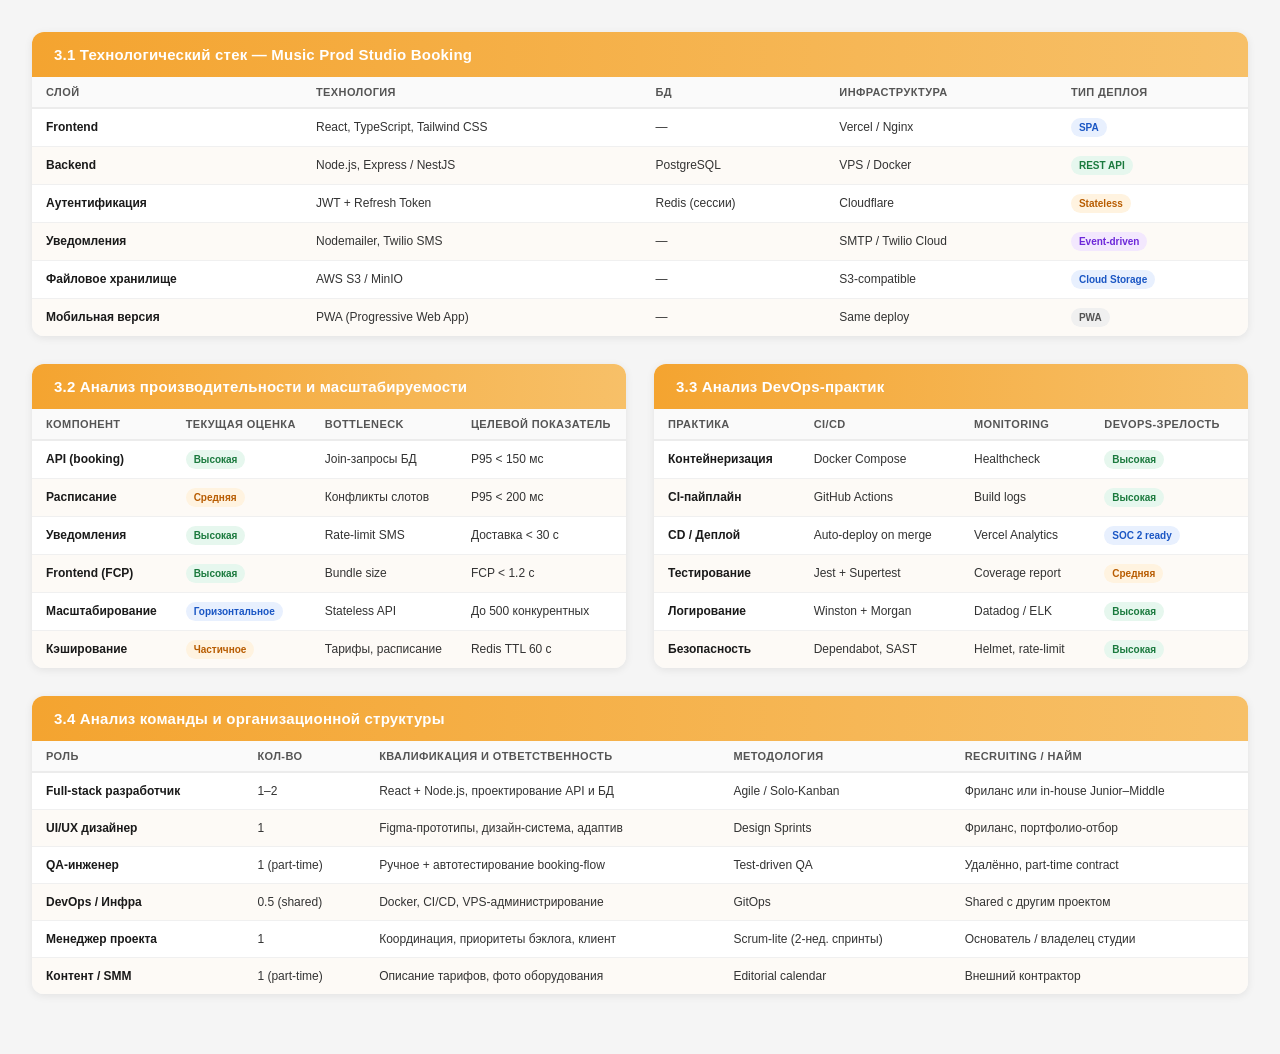
<file: diagrams/dev_resources_analysis.html>
<!DOCTYPE html>
<html lang="ru">
<head>
  <meta charset="UTF-8" />
  <meta name="viewport" content="width=device-width, initial-scale=1.0" />
  <title>Анализ ресурсов разработки — Music Prod</title>
  <style>
    * { box-sizing: border-box; margin: 0; padding: 0; }

    body {
      font-family: 'Segoe UI', Arial, sans-serif;
      background: #f5f5f5;
      padding: 32px;
      color: #1a1a1a;
    }

    /* ── Заголовок раздела ── */
    .section {
      background: #fff;
      border-radius: 12px;
      margin-bottom: 28px;
      overflow: hidden;
      box-shadow: 0 2px 8px rgba(0,0,0,.08);
    }

    .section-header {
      background: linear-gradient(90deg, #f4a430 0%, #f7c068 100%);
      padding: 14px 22px;
      font-size: 15px;
      font-weight: 700;
      color: #fff;
      letter-spacing: 0.2px;
    }

    /* ── Таблица ── */
    table {
      width: 100%;
      border-collapse: collapse;
      font-size: 12px;
    }

    thead tr {
      background: #fafafa;
      border-bottom: 2px solid #ececec;
    }

    thead th {
      padding: 9px 14px;
      text-align: left;
      font-weight: 600;
      color: #555;
      font-size: 11px;
      text-transform: uppercase;
      letter-spacing: 0.4px;
      white-space: nowrap;
    }

    tbody tr {
      border-bottom: 1px solid #f0f0f0;
    }

    tbody tr:last-child { border-bottom: none; }

    tbody tr:nth-child(even) { background: #fdfaf6; }

    tbody td {
      padding: 9px 14px;
      vertical-align: top;
      line-height: 1.5;
      color: #333;
    }

    tbody td:first-child {
      font-weight: 600;
      color: #1a1a1a;
      white-space: nowrap;
    }

    /* ── Бейджи ── */
    .badge {
      display: inline-block;
      padding: 2px 8px;
      border-radius: 10px;
      font-size: 10px;
      font-weight: 600;
      white-space: nowrap;
    }
    .b-green   { background: #e6f7ee; color: #1b7a3e; }
    .b-blue    { background: #e8f0fe; color: #1a56c4; }
    .b-orange  { background: #fff3e0; color: #b85c00; }
    .b-red     { background: #fdecea; color: #c0392b; }
    .b-gray    { background: #f0f0f0; color: #555; }
    .b-purple  { background: #f3e8fe; color: #6d28d9; }

    /* ── Двухколоночная раскладка ── */
    .two-col {
      display: grid;
      grid-template-columns: 1fr 1fr;
      gap: 28px;
      margin-bottom: 28px;
    }
    .two-col .section { margin-bottom: 0; }
  </style>
</head>
<body>

  <!-- ══════════════════════════════════════════
       3.1 Технологический стек
  ═══════════════════════════════════════════ -->
  <div class="section">
    <div class="section-header">3.1 Технологический стек — Music Prod Studio Booking</div>
    <table>
      <thead>
        <tr>
          <th>Слой</th>
          <th>Технология</th>
          <th>БД</th>
          <th>Инфраструктура</th>
          <th>Тип деплоя</th>
        </tr>
      </thead>
      <tbody>
        <tr>
          <td>Frontend</td>
          <td>React, TypeScript, Tailwind CSS</td>
          <td>—</td>
          <td>Vercel / Nginx</td>
          <td><span class="badge b-blue">SPA</span></td>
        </tr>
        <tr>
          <td>Backend</td>
          <td>Node.js, Express / NestJS</td>
          <td>PostgreSQL</td>
          <td>VPS / Docker</td>
          <td><span class="badge b-green">REST API</span></td>
        </tr>
        <tr>
          <td>Аутентификация</td>
          <td>JWT + Refresh Token</td>
          <td>Redis (сессии)</td>
          <td>Cloudflare</td>
          <td><span class="badge b-orange">Stateless</span></td>
        </tr>
        <tr>
          <td>Уведомления</td>
          <td>Nodemailer, Twilio SMS</td>
          <td>—</td>
          <td>SMTP / Twilio Cloud</td>
          <td><span class="badge b-purple">Event-driven</span></td>
        </tr>
        <tr>
          <td>Файловое хранилище</td>
          <td>AWS S3 / MinIO</td>
          <td>—</td>
          <td>S3-compatible</td>
          <td><span class="badge b-blue">Cloud Storage</span></td>
        </tr>
        <tr>
          <td>Мобильная версия</td>
          <td>PWA (Progressive Web App)</td>
          <td>—</td>
          <td>Same deploy</td>
          <td><span class="badge b-gray">PWA</span></td>
        </tr>
      </tbody>
    </table>
  </div>

  <!-- ══════════════════════════════════════════
       3.2 + 3.3 в две колонки
  ═══════════════════════════════════════════ -->
  <div class="two-col">

    <!-- 3.2 Производительность -->
    <div class="section">
      <div class="section-header">3.2 Анализ производительности и масштабируемости</div>
      <table>
        <thead>
          <tr>
            <th>Компонент</th>
            <th>Текущая оценка</th>
            <th>Bottleneck</th>
            <th>Целевой показатель</th>
          </tr>
        </thead>
        <tbody>
          <tr>
            <td>API (booking)</td>
            <td><span class="badge b-green">Высокая</span></td>
            <td>Join-запросы БД</td>
            <td>P95 &lt; 150 мс</td>
          </tr>
          <tr>
            <td>Расписание</td>
            <td><span class="badge b-orange">Средняя</span></td>
            <td>Конфликты слотов</td>
            <td>P95 &lt; 200 мс</td>
          </tr>
          <tr>
            <td>Уведомления</td>
            <td><span class="badge b-green">Высокая</span></td>
            <td>Rate-limit SMS</td>
            <td>Доставка &lt; 30 с</td>
          </tr>
          <tr>
            <td>Frontend (FCP)</td>
            <td><span class="badge b-green">Высокая</span></td>
            <td>Bundle size</td>
            <td>FCP &lt; 1.2 с</td>
          </tr>
          <tr>
            <td>Масштабирование</td>
            <td><span class="badge b-blue">Горизонтальное</span></td>
            <td>Stateless API</td>
            <td>До 500 конкурентных</td>
          </tr>
          <tr>
            <td>Кэширование</td>
            <td><span class="badge b-orange">Частичное</span></td>
            <td>Тарифы, расписание</td>
            <td>Redis TTL 60 с</td>
          </tr>
        </tbody>
      </table>
    </div>

    <!-- 3.3 DevOps -->
    <div class="section">
      <div class="section-header">3.3 Анализ DevOps-практик</div>
      <table>
        <thead>
          <tr>
            <th>Практика</th>
            <th>CI/CD</th>
            <th>Monitoring</th>
            <th>DevOps-зрелость</th>
          </tr>
        </thead>
        <tbody>
          <tr>
            <td>Контейнеризация</td>
            <td>Docker Compose</td>
            <td>Healthcheck</td>
            <td><span class="badge b-green">Высокая</span></td>
          </tr>
          <tr>
            <td>CI-пайплайн</td>
            <td>GitHub Actions</td>
            <td>Build logs</td>
            <td><span class="badge b-green">Высокая</span></td>
          </tr>
          <tr>
            <td>CD / Деплой</td>
            <td>Auto-deploy on merge</td>
            <td>Vercel Analytics</td>
            <td><span class="badge b-blue">SOC 2 ready</span></td>
          </tr>
          <tr>
            <td>Тестирование</td>
            <td>Jest + Supertest</td>
            <td>Coverage report</td>
            <td><span class="badge b-orange">Средняя</span></td>
          </tr>
          <tr>
            <td>Логирование</td>
            <td>Winston + Morgan</td>
            <td>Datadog / ELK</td>
            <td><span class="badge b-green">Высокая</span></td>
          </tr>
          <tr>
            <td>Безопасность</td>
            <td>Dependabot, SAST</td>
            <td>Helmet, rate-limit</td>
            <td><span class="badge b-green">Высокая</span></td>
          </tr>
        </tbody>
      </table>
    </div>
  </div>

  <!-- ══════════════════════════════════════════
       3.4 Команда и организационная структура
  ═══════════════════════════════════════════ -->
  <div class="section">
    <div class="section-header">3.4 Анализ команды и организационной структуры</div>
    <table>
      <thead>
        <tr>
          <th>Роль</th>
          <th>Кол-во</th>
          <th>Квалификация и ответственность</th>
          <th>Методология</th>
          <th>Recruiting / найм</th>
        </tr>
      </thead>
      <tbody>
        <tr>
          <td>Full-stack разработчик</td>
          <td>1–2</td>
          <td>React + Node.js, проектирование API и БД</td>
          <td>Agile / Solo-Kanban</td>
          <td>Фриланс или in-house Junior–Middle</td>
        </tr>
        <tr>
          <td>UI/UX дизайнер</td>
          <td>1</td>
          <td>Figma-прототипы, дизайн-система, адаптив</td>
          <td>Design Sprints</td>
          <td>Фриланс, портфолио-отбор</td>
        </tr>
        <tr>
          <td>QA-инженер</td>
          <td>1 (part-time)</td>
          <td>Ручное + автотестирование booking-flow</td>
          <td>Test-driven QA</td>
          <td>Удалённо, part-time contract</td>
        </tr>
        <tr>
          <td>DevOps / Инфра</td>
          <td>0.5 (shared)</td>
          <td>Docker, CI/CD, VPS-администрирование</td>
          <td>GitOps</td>
          <td>Shared с другим проектом</td>
        </tr>
        <tr>
          <td>Менеджер проекта</td>
          <td>1</td>
          <td>Координация, приоритеты бэклога, клиент</td>
          <td>Scrum-lite (2-нед. спринты)</td>
          <td>Основатель / владелец студии</td>
        </tr>
        <tr>
          <td>Контент / SMM</td>
          <td>1 (part-time)</td>
          <td>Описание тарифов, фото оборудования</td>
          <td>Editorial calendar</td>
          <td>Внешний контрактор</td>
        </tr>
      </tbody>
    </table>
  </div>

</body>
</html>
</file>
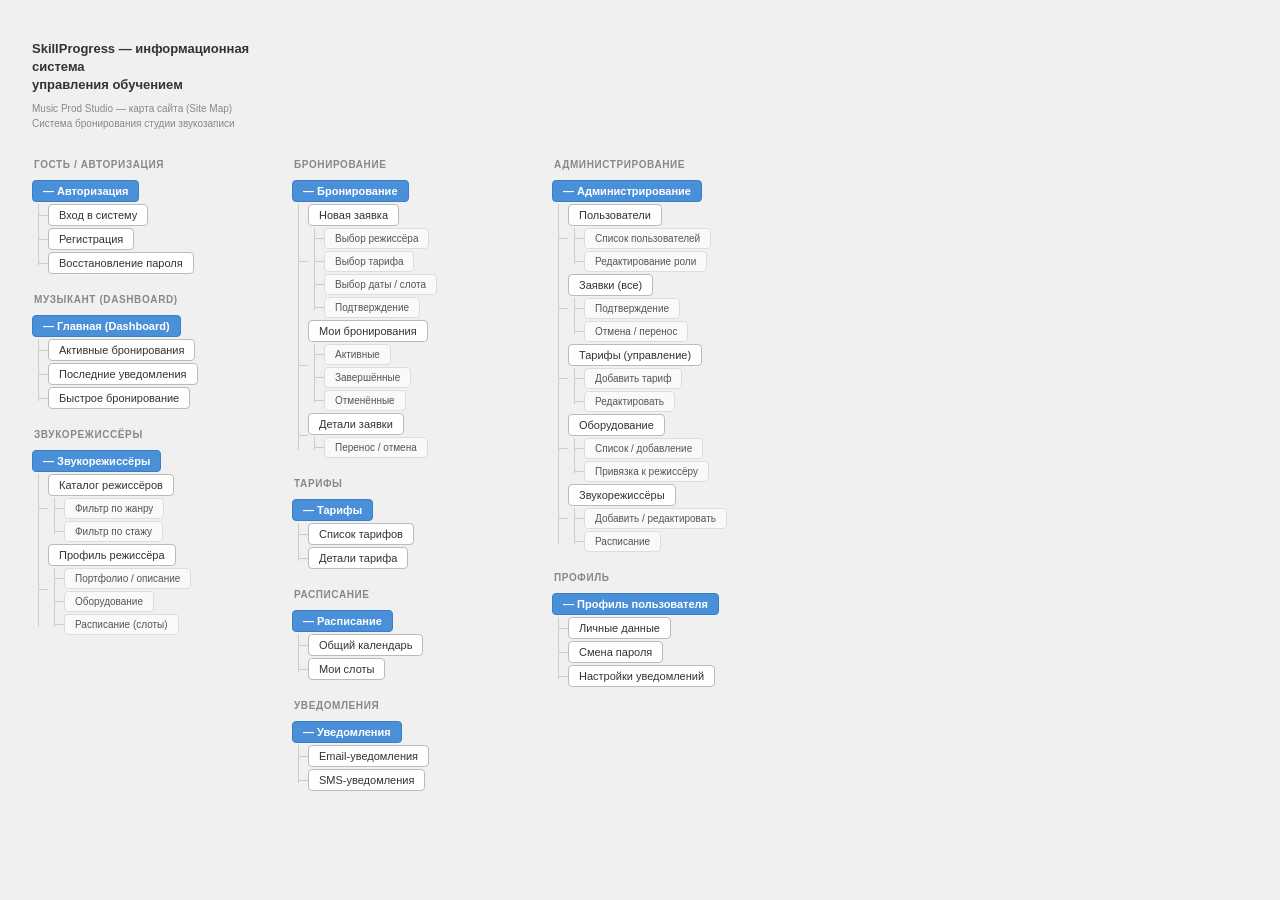
<file: diagrams/sitemap.html>
<!DOCTYPE html>
<html lang="ru">
<head>
  <meta charset="UTF-8"/>
  <title>Site Map — Music Prod Studio</title>
  <style>
    * { box-sizing: border-box; margin: 0; padding: 0; }
    body { font-family: Inter, 'Segoe UI', Arial, sans-serif; background: #f0f0f0; padding: 40px 32px; }

    h1 { font-size: 13px; font-weight: 700; color: #333; margin-bottom: 6px; max-width: 220px; line-height: 1.4; }
    .subtitle { font-size: 10px; color: #888; margin-bottom: 28px; max-width: 220px; line-height: 1.5; }

    /* ── Дерево ── */
    ul { list-style: none; padding-left: 0; }
    ul ul { padding-left: 16px; position: relative; }
    ul ul::before {
      content: '';
      position: absolute;
      left: 6px; top: 0; bottom: 8px;
      width: 1px;
      background: #ccc;
    }
    li { position: relative; margin: 2px 0; }
    ul ul > li::before {
      content: '';
      position: absolute;
      left: -10px; top: 50%;
      width: 10px; height: 1px;
      background: #ccc;
    }

    .node {
      display: inline-flex;
      align-items: center;
      padding: 4px 10px;
      border-radius: 4px;
      font-size: 11px;
      font-weight: 500;
      color: #222;
      background: #fff;
      border: 1px solid #ddd;
      white-space: nowrap;
      cursor: default;
    }

    /* уровни цветов */
    .lvl0 .node { background: #2B3A4A; color: #fff; border-color: #2B3A4A; font-size: 12px; font-weight: 700; }
    .lvl1 > .node { background: #4A90D9; color: #fff; border-color: #3a7ec8; font-weight: 600; }
    .lvl2 > .node { background: #fff; color: #333; border-color: #bbb; }
    .lvl3 > .node { background: #f9f9f9; color: #555; border-color: #ddd; font-size: 10px; }

    .dash { color: #aaa; margin-right: 5px; }

    .tree-wrap { display: flex; gap: 60px; align-items: flex-start; flex-wrap: wrap; }
    .col { min-width: 200px; }
    .col-title {
      font-size: 10px; font-weight: 700; color: #888;
      text-transform: uppercase; letter-spacing: 0.6px;
      margin-bottom: 10px; padding-left: 2px;
    }
  </style>
</head>
<body>

  <h1>SkillProgress — информационная система<br>управления обучением</h1>
  <p class="subtitle">Music Prod Studio — карта сайта (Site Map)<br>Система бронирования студии звукозаписи</p>

  <div class="tree-wrap">

    <!-- Колонка 1 -->
    <div class="col">
      <div class="col-title">Гость / Авторизация</div>
      <ul>
        <li class="lvl1"><span class="node">— Авторизация</span>
          <ul>
            <li class="lvl2"><span class="node">Вход в систему</span></li>
            <li class="lvl2"><span class="node">Регистрация</span></li>
            <li class="lvl2"><span class="node">Восстановление пароля</span></li>
          </ul>
        </li>
      </ul>

      <br/>

      <div class="col-title">Музыкант (Dashboard)</div>
      <ul>
        <li class="lvl1"><span class="node">— Главная (Dashboard)</span>
          <ul>
            <li class="lvl2"><span class="node">Активные бронирования</span></li>
            <li class="lvl2"><span class="node">Последние уведомления</span></li>
            <li class="lvl2"><span class="node">Быстрое бронирование</span></li>
          </ul>
        </li>
      </ul>

      <br/>

      <div class="col-title">Звукорежиссёры</div>
      <ul>
        <li class="lvl1"><span class="node">— Звукорежиссёры</span>
          <ul>
            <li class="lvl2"><span class="node">Каталог режиссёров</span>
              <ul>
                <li class="lvl3"><span class="node">Фильтр по жанру</span></li>
                <li class="lvl3"><span class="node">Фильтр по стажу</span></li>
              </ul>
            </li>
            <li class="lvl2"><span class="node">Профиль режиссёра</span>
              <ul>
                <li class="lvl3"><span class="node">Портфолио / описание</span></li>
                <li class="lvl3"><span class="node">Оборудование</span></li>
                <li class="lvl3"><span class="node">Расписание (слоты)</span></li>
              </ul>
            </li>
          </ul>
        </li>
      </ul>
    </div>

    <!-- Колонка 2 -->
    <div class="col">
      <div class="col-title">Бронирование</div>
      <ul>
        <li class="lvl1"><span class="node">— Бронирование</span>
          <ul>
            <li class="lvl2"><span class="node">Новая заявка</span>
              <ul>
                <li class="lvl3"><span class="node">Выбор режиссёра</span></li>
                <li class="lvl3"><span class="node">Выбор тарифа</span></li>
                <li class="lvl3"><span class="node">Выбор даты / слота</span></li>
                <li class="lvl3"><span class="node">Подтверждение</span></li>
              </ul>
            </li>
            <li class="lvl2"><span class="node">Мои бронирования</span>
              <ul>
                <li class="lvl3"><span class="node">Активные</span></li>
                <li class="lvl3"><span class="node">Завершённые</span></li>
                <li class="lvl3"><span class="node">Отменённые</span></li>
              </ul>
            </li>
            <li class="lvl2"><span class="node">Детали заявки</span>
              <ul>
                <li class="lvl3"><span class="node">Перенос / отмена</span></li>
              </ul>
            </li>
          </ul>
        </li>
      </ul>

      <br/>

      <div class="col-title">Тарифы</div>
      <ul>
        <li class="lvl1"><span class="node">— Тарифы</span>
          <ul>
            <li class="lvl2"><span class="node">Список тарифов</span></li>
            <li class="lvl2"><span class="node">Детали тарифа</span></li>
          </ul>
        </li>
      </ul>

      <br/>

      <div class="col-title">Расписание</div>
      <ul>
        <li class="lvl1"><span class="node">— Расписание</span>
          <ul>
            <li class="lvl2"><span class="node">Общий календарь</span></li>
            <li class="lvl2"><span class="node">Мои слоты</span></li>
          </ul>
        </li>
      </ul>

      <br/>

      <div class="col-title">Уведомления</div>
      <ul>
        <li class="lvl1"><span class="node">— Уведомления</span>
          <ul>
            <li class="lvl2"><span class="node">Email-уведомления</span></li>
            <li class="lvl2"><span class="node">SMS-уведомления</span></li>
          </ul>
        </li>
      </ul>
    </div>

    <!-- Колонка 3 -->
    <div class="col">
      <div class="col-title">Администрирование</div>
      <ul>
        <li class="lvl1"><span class="node">— Администрирование</span>
          <ul>
            <li class="lvl2"><span class="node">Пользователи</span>
              <ul>
                <li class="lvl3"><span class="node">Список пользователей</span></li>
                <li class="lvl3"><span class="node">Редактирование роли</span></li>
              </ul>
            </li>
            <li class="lvl2"><span class="node">Заявки (все)</span>
              <ul>
                <li class="lvl3"><span class="node">Подтверждение</span></li>
                <li class="lvl3"><span class="node">Отмена / перенос</span></li>
              </ul>
            </li>
            <li class="lvl2"><span class="node">Тарифы (управление)</span>
              <ul>
                <li class="lvl3"><span class="node">Добавить тариф</span></li>
                <li class="lvl3"><span class="node">Редактировать</span></li>
              </ul>
            </li>
            <li class="lvl2"><span class="node">Оборудование</span>
              <ul>
                <li class="lvl3"><span class="node">Список / добавление</span></li>
                <li class="lvl3"><span class="node">Привязка к режиссёру</span></li>
              </ul>
            </li>
            <li class="lvl2"><span class="node">Звукорежиссёры</span>
              <ul>
                <li class="lvl3"><span class="node">Добавить / редактировать</span></li>
                <li class="lvl3"><span class="node">Расписание</span></li>
              </ul>
            </li>
          </ul>
        </li>
      </ul>

      <br/>

      <div class="col-title">Профиль</div>
      <ul>
        <li class="lvl1"><span class="node">— Профиль пользователя</span>
          <ul>
            <li class="lvl2"><span class="node">Личные данные</span></li>
            <li class="lvl2"><span class="node">Смена пароля</span></li>
            <li class="lvl2"><span class="node">Настройки уведомлений</span></li>
          </ul>
        </li>
      </ul>
    </div>

  </div>
</body>
</html>
</file>
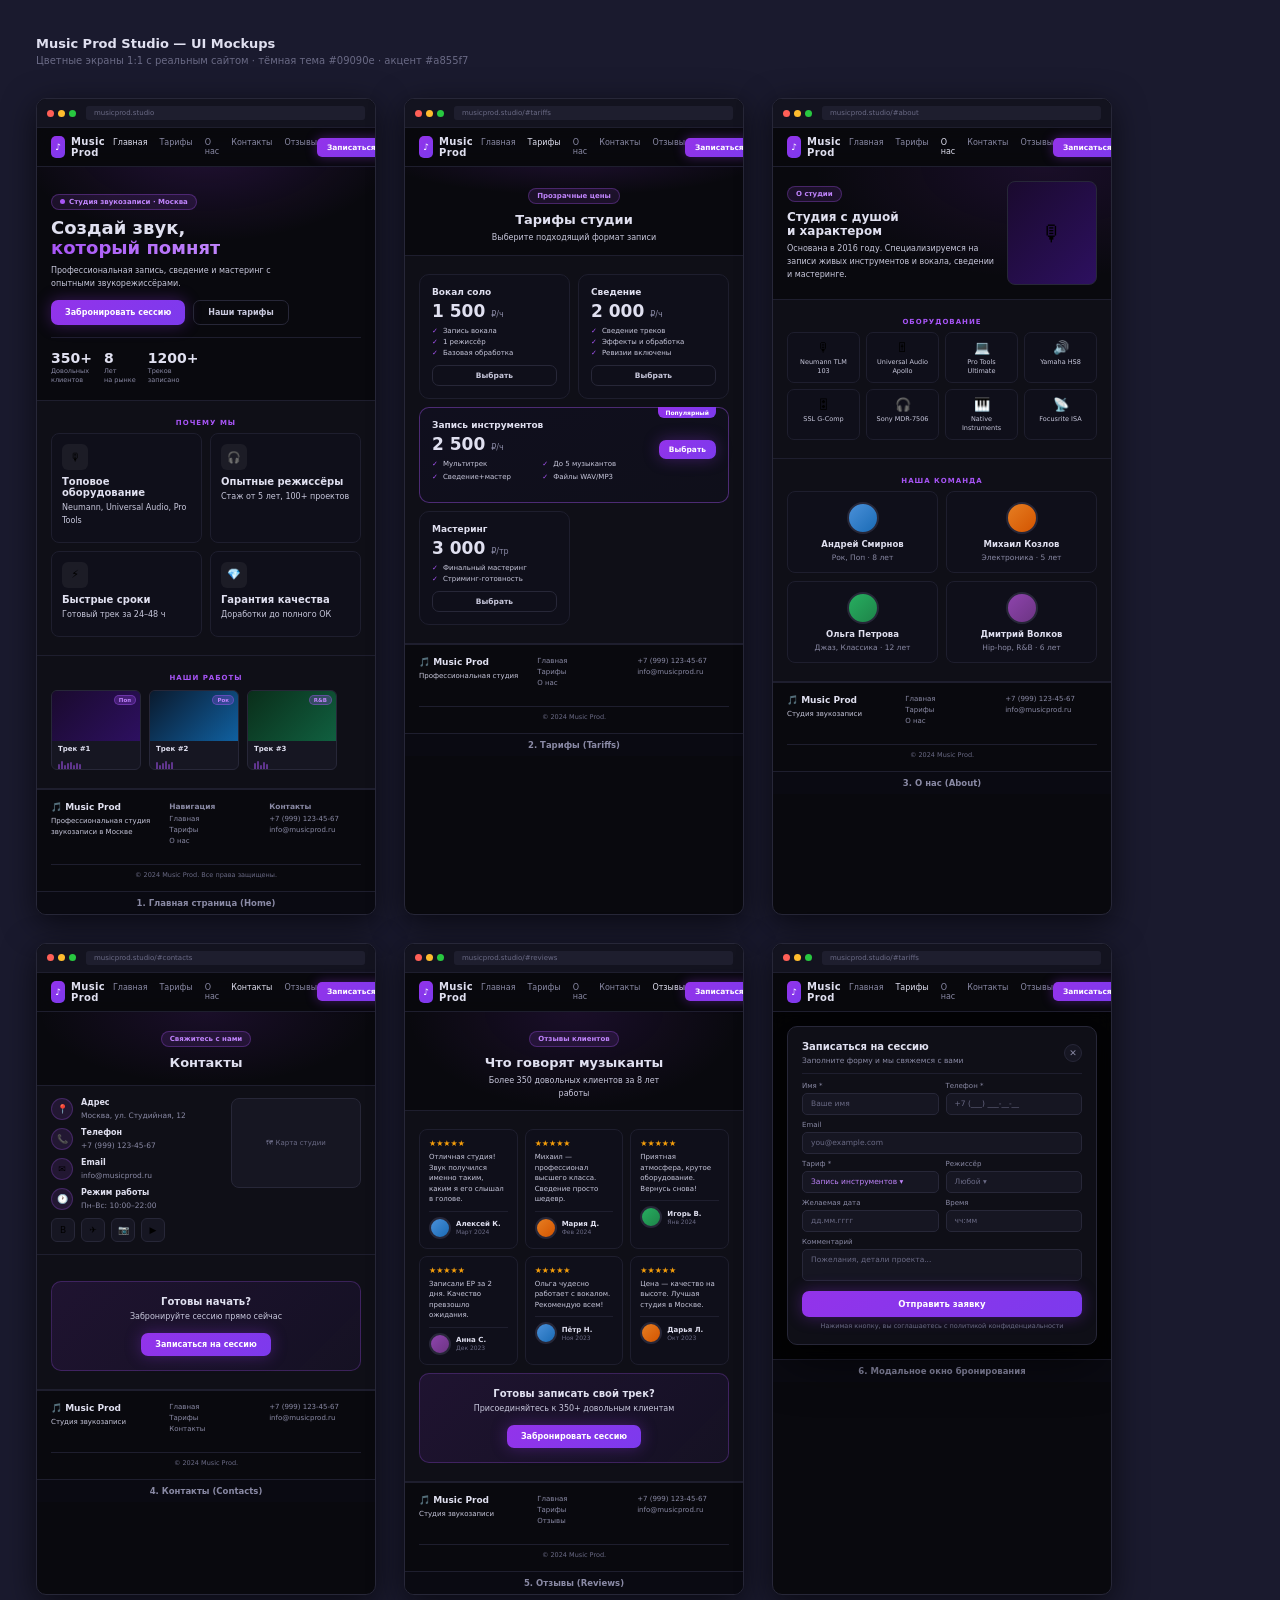
<file: diagrams/ui_mockups.html>
<!DOCTYPE html>
<html lang="ru">
<head>
  <meta charset="UTF-8"/>
  <title>UI Mockups — Music Prod Studio</title>
  <style>
    :root {
      --bg:       #09090e;
      --bg-2:     #0f0f17;
      --bg-3:     #161622;
      --accent:   #a855f7;
      --accent2:  #c084fc;
      --text:     #c8c8dc;
      --bright:   #e0e0f0;
      --dim:      #6a6a85;
      --dim2:     #8a8aa5;
      --border:   #1e1e2e;
      --border2:  #272738;
      --card:     #0f0f1a;
    }
    * { box-sizing: border-box; margin: 0; padding: 0; }
    body { font-family: 'Segoe UI', system-ui, sans-serif; background: #1a1a2e; padding: 36px; }

    .page-label { font-size: 13px; font-weight: 700; color: #e0e0f0; margin-bottom: 4px; }
    .page-sub   { font-size: 10px; color: #6a6a85; margin-bottom: 32px; }

    .grid { display: flex; flex-wrap: wrap; gap: 28px; }

    /* ── Экран ── */
    .screen { width: 340px; border-radius: 10px; overflow: hidden; box-shadow: 0 8px 32px rgba(0,0,0,.6); border: 1px solid var(--border2); background: var(--bg); }

    /* Chrome браузера */
    .chrome { background: #13131f; padding: 7px 10px; display: flex; align-items: center; gap: 4px; border-bottom: 1px solid var(--border); }
    .dot { width: 7px; height: 7px; border-radius: 50%; }
    .dot.r { background: #ff5f57; } .dot.y { background: #febc2e; } .dot.g { background: #28c840; }
    .urlbar { flex: 1; height: 14px; background: #1e1e2e; border-radius: 3px; margin-left: 6px; display: flex; align-items: center; padding: 0 8px; }
    .url-text { font-size: 7px; color: var(--dim); }

    /* ══ HEADER ══ */
    .ui-header {
      background: rgba(9,9,14,.85);
      backdrop-filter: blur(14px);
      padding: 8px 14px;
      display: flex; align-items: center; justify-content: space-between;
      border-bottom: 1px solid var(--border);
      position: sticky; top: 0; z-index: 10;
    }
    .ui-logo { display: flex; align-items: center; gap: 6px; }
    .ui-logo-icon {
      width: 22px; height: 22px;
      background: linear-gradient(135deg, #9333ea, #7c3aed);
      border-radius: 5px;
      display: flex; align-items: center; justify-content: center;
    }
    .ui-logo-icon::after { content: '♪'; font-size: 9px; color: #fff; }
    .ui-logo-name { font-size: 10px; font-weight: 800; color: var(--bright); letter-spacing: .3px; }
    .ui-nav { display: flex; gap: 12px; }
    .ui-nav-link { font-size: 8px; color: var(--dim2); cursor: pointer; }
    .ui-nav-link.active { color: var(--bright); }
    .ui-header-btn {
      font-size: 7.5px; font-weight: 600; color: #fff;
      background: linear-gradient(135deg, #9333ea, #7c3aed);
      padding: 5px 10px; border-radius: 5px;
      box-shadow: 0 0 12px rgba(147,51,234,.4);
    }

    /* ══ СЕКЦИИ ══ */
    .s { padding: 18px 14px; border-bottom: 1px solid var(--border); }
    .s.alt { background: var(--bg-2); }
    .s.dark { background: var(--bg-3); }

    /* Типографика */
    .badge {
      display: inline-flex; align-items: center; gap: 4px;
      background: rgba(168,85,247,.12); border: 1px solid rgba(168,85,247,.3);
      color: var(--accent2); font-size: 7px; font-weight: 600;
      padding: 3px 8px; border-radius: 20px; margin-bottom: 8px;
    }
    .badge-dot { width: 5px; height: 5px; border-radius: 50%; background: var(--accent); }
    .section-label {
      font-size: 7px; color: var(--accent); font-weight: 700;
      text-transform: uppercase; letter-spacing: 1px;
      display: block; text-align: center; margin-bottom: 4px;
    }
    .h1 { font-size: 18px; font-weight: 900; color: var(--bright); line-height: 1.15; margin-bottom: 6px; }
    .h1 span { background: linear-gradient(90deg, var(--accent), var(--accent2)); -webkit-background-clip: text; -webkit-text-fill-color: transparent; }
    .h2 { font-size: 13px; font-weight: 800; color: var(--bright); margin-bottom: 5px; text-align: center; }
    .h3 { font-size: 10px; font-weight: 700; color: var(--bright); margin-bottom: 4px; }
    .p  { font-size: 8px; color: var(--text); line-height: 1.6; margin-bottom: 4px; }
    .dim-text { font-size: 7.5px; color: var(--dim2); }

    /* Кнопки */
    .btn-primary {
      display: inline-flex; align-items: center; justify-content: center;
      background: linear-gradient(135deg, #9333ea, #7c3aed);
      color: #fff; font-size: 8px; font-weight: 700;
      padding: 7px 14px; border-radius: 7px;
      box-shadow: 0 0 16px rgba(147,51,234,.35);
    }
    .btn-outline {
      display: inline-flex; align-items: center; justify-content: center;
      background: transparent; border: 1px solid var(--border2);
      color: var(--text); font-size: 8px; font-weight: 600;
      padding: 7px 14px; border-radius: 7px;
    }
    .btn-row { display: flex; gap: 8px; margin-top: 10px; }

    /* Статистики */
    .stats-row { display: flex; gap: 12px; margin-top: 12px; padding-top: 12px; border-top: 1px solid var(--border); }
    .stat-num { font-size: 14px; font-weight: 800; color: var(--bright); }
    .stat-lbl { font-size: 6.5px; color: var(--dim2); margin-top: 1px; line-height: 1.3; }

    /* Карточки */
    .card {
      background: var(--card); border: 1px solid var(--border);
      border-radius: 8px; padding: 10px;
      transition: border-color .2s;
    }
    .card:hover { border-color: var(--border2); }

    /* Сетки */
    .g2 { display: grid; grid-template-columns: 1fr 1fr; gap: 8px; }
    .g3 { display: grid; grid-template-columns: 1fr 1fr 1fr; gap: 7px; }
    .g4 { display: grid; grid-template-columns: repeat(4,1fr); gap: 6px; }

    /* Иконка-блок */
    .icon-box {
      width: 26px; height: 26px; border-radius: 6px;
      background: rgba(255,255,255,.055);
      display: flex; align-items: center; justify-content: center;
      margin-bottom: 6px;
    }
    .icon-box span { font-size: 11px; }

    /* Слайдер работ */
    .slider-wrap { display: flex; gap: 8px; overflow: hidden; margin-top: 8px; }
    .slide-card {
      min-width: 90px; height: 80px; border-radius: 6px;
      background: var(--bg-3); border: 1px solid var(--border2);
      flex-shrink: 0; overflow: hidden; position: relative;
    }
    .slide-img { width: 100%; height: 50px; background: linear-gradient(135deg, #1a0a2e, #2d1060); }
    .slide-info { padding: 4px 6px; }
    .slide-title { font-size: 7px; font-weight: 600; color: var(--bright); }
    .slide-genre { font-size: 6px; color: var(--accent2); }
    .genre-badge {
      position: absolute; top: 4px; right: 4px;
      background: rgba(168,85,247,.25); border: 1px solid rgba(168,85,247,.4);
      color: var(--accent2); font-size: 5.5px; font-weight: 600;
      padding: 1px 4px; border-radius: 8px;
    }
    .waveform { display: flex; align-items: center; gap: 1px; padding: 4px 6px 0; }
    .wf-bar { width: 2px; background: var(--accent); opacity: .5; border-radius: 1px; }

    /* Тарифные карточки */
    .tariff-card {
      background: var(--card); border: 1px solid var(--border);
      border-radius: 10px; padding: 12px; position: relative;
    }
    .tariff-card.featured {
      background: linear-gradient(160deg, #100f1e 0%, var(--card) 100%);
      border-color: rgba(168,85,247,.4);
      grid-column: 1 / -1;
    }
    .tariff-name { font-size: 9px; font-weight: 700; color: var(--bright); margin-bottom: 4px; }
    .tariff-price { font-size: 17px; font-weight: 900; color: var(--bright); margin-bottom: 2px; }
    .tariff-price span { font-size: 8px; font-weight: 400; color: var(--dim2); }
    .tariff-features { margin: 6px 0; }
    .tf-item { display: flex; align-items: center; gap: 5px; margin-bottom: 3px; }
    .tf-check { font-size: 7px; color: var(--accent); }
    .tf-text { font-size: 7px; color: var(--text); }
    .featured-badge {
      position: absolute; top: -1px; right: 12px;
      background: linear-gradient(135deg, #9333ea, #7c3aed);
      color: #fff; font-size: 6px; font-weight: 700;
      padding: 2px 7px; border-radius: 0 0 6px 6px;
    }

    /* Аватары команды */
    .avatar { width: 32px; height: 32px; border-radius: 50%; margin: 0 auto 5px; border: 2px solid var(--border2); }
    .avatar.a1 { background: linear-gradient(135deg, #4A90D9, #1a6bb5); }
    .avatar.a2 { background: linear-gradient(135deg, #e67e22, #d35400); }
    .avatar.a3 { background: linear-gradient(135deg, #27ae60, #1e8449); }
    .avatar.a4 { background: linear-gradient(135deg, #8e44ad, #6c3483); }
    .avatar.sm { width: 22px; height: 22px; margin: 0; border-radius: 50%; flex-shrink: 0; }

    /* Контакты */
    .contact-item { display: flex; align-items: center; gap: 8px; margin-bottom: 8px; }
    .ci-icon {
      width: 22px; height: 22px; border-radius: 50%;
      background: rgba(168,85,247,.12); border: 1px solid rgba(168,85,247,.25);
      display: flex; align-items: center; justify-content: center;
      flex-shrink: 0; font-size: 9px;
    }
    .social-row { display: flex; gap: 6px; margin-top: 8px; }
    .social-btn {
      width: 24px; height: 24px; border-radius: 6px;
      background: var(--bg-3); border: 1px solid var(--border2);
      display: flex; align-items: center; justify-content: center; font-size: 9px;
    }
    .map-placeholder { background: var(--bg-3); border: 1px solid var(--border2); border-radius: 8px; height: 90px; display: flex; align-items: center; justify-content: center; }
    .map-inner { font-size: 7px; color: var(--dim); }

    /* Отзывы */
    .review-card { background: var(--card); border: 1px solid var(--border); border-radius: 8px; padding: 9px; }
    .stars { color: #f59e0b; font-size: 8px; margin-bottom: 4px; }
    .review-text { font-size: 7px; color: var(--text); line-height: 1.5; margin-bottom: 6px; }
    .review-author { display: flex; align-items: center; gap: 5px; border-top: 1px solid var(--border); padding-top: 5px; }
    .author-name { font-size: 7px; font-weight: 700; color: var(--bright); }
    .author-date { font-size: 6px; color: var(--dim); }

    /* CTA блок */
    .cta-box {
      background: linear-gradient(135deg, rgba(147,51,234,.12), rgba(124,58,237,.06));
      border: 1px solid rgba(168,85,247,.25); border-radius: 10px;
      padding: 14px; text-align: center; margin-top: 8px;
    }

    /* Модальное окно */
    .modal-overlay {
      background: rgba(0,0,0,.65);
      backdrop-filter: blur(8px);
      padding: 14px;
      display: flex; align-items: flex-start; justify-content: center;
    }
    .modal-box {
      background: var(--bg-2); border: 1px solid var(--border2);
      border-radius: 10px; padding: 14px; width: 100%;
      box-shadow: 0 16px 48px rgba(0,0,0,.6);
    }
    .modal-header { display: flex; justify-content: space-between; align-items: center; margin-bottom: 4px; }
    .modal-close {
      width: 18px; height: 18px; border-radius: 50%;
      background: var(--bg-3); border: 1px solid var(--border2);
      display: flex; align-items: center; justify-content: center;
      font-size: 9px; color: var(--dim2); cursor: pointer;
    }
    .form-grid { display: grid; grid-template-columns: 1fr 1fr; gap: 7px; }
    .form-group { margin-bottom: 6px; }
    .form-label { font-size: 7px; color: var(--dim2); margin-bottom: 3px; display: block; }
    .form-input {
      width: 100%; height: 22px; background: var(--bg-3);
      border: 1px solid var(--border2); border-radius: 5px;
      padding: 0 8px; font-size: 7.5px; color: var(--text);
      display: flex; align-items: center;
    }
    .form-input.placeholder { color: var(--dim); }
    .form-textarea { height: 34px; }

    /* Оборудование */
    .equip-card {
      background: var(--card); border: 1px solid var(--border);
      border-radius: 7px; padding: 7px; text-align: center;
    }
    .equip-icon { font-size: 13px; margin-bottom: 3px; display: block; }
    .equip-name { font-size: 6.5px; color: var(--text); line-height: 1.3; }

    /* Футер */
    .ui-footer {
      background: var(--bg); border-top: 1px solid var(--border);
      padding: 12px 14px;
      display: grid; grid-template-columns: 1.2fr 1fr 1fr; gap: 8px;
    }
    .footer-brand-name { font-size: 9px; font-weight: 800; color: var(--bright); margin-bottom: 4px; }
    .footer-link { font-size: 7px; color: var(--dim2); margin-bottom: 3px; display: block; }
    .footer-copy { font-size: 6.5px; color: var(--dim); border-top: 1px solid var(--border); margin-top: 8px; padding-top: 6px; text-align: center; grid-column: 1/-1; }

    /* Подпись экрана */
    .screen-label { font-size: 8.5px; font-weight: 600; color: var(--dim2); text-align: center; padding: 6px; background: #0a0a12; border-top: 1px solid var(--border); }
  </style>
</head>
<body>

  <div class="page-label">Music Prod Studio — UI Mockups</div>
  <p class="page-sub">Цветные экраны 1:1 с реальным сайтом · тёмная тема #09090e · акцент #a855f7</p>

  <div class="grid">

    <!-- ══════════════ 1. ГЛАВНАЯ ══════════════ -->
    <div class="screen">
      <div class="chrome">
        <div class="dot r"></div><div class="dot y"></div><div class="dot g"></div>
        <div class="urlbar"><span class="url-text">musicprod.studio</span></div>
      </div>
      <!-- Header -->
      <div class="ui-header">
        <div class="ui-logo"><div class="ui-logo-icon"></div><div class="ui-logo-name">Music Prod</div></div>
        <div class="ui-nav">
          <span class="ui-nav-link active">Главная</span>
          <span class="ui-nav-link">Тарифы</span>
          <span class="ui-nav-link">О нас</span>
          <span class="ui-nav-link">Контакты</span>
          <span class="ui-nav-link">Отзывы</span>
        </div>
        <div class="ui-header-btn">Записаться</div>
      </div>
      <!-- Hero -->
      <div class="s" style="background: radial-gradient(ellipse 80% 60% at 50% -10%, rgba(147,51,234,.18) 0%, transparent 70%), var(--bg); padding: 22px 14px 16px;">
        <div class="badge"><div class="badge-dot"></div>Студия звукозаписи · Москва</div>
        <div class="h1">Создай звук,<br><span>который помнят</span></div>
        <div class="p" style="max-width:220px;">Профессиональная запись, сведение и мастеринг с опытными звукорежиссёрами.</div>
        <div class="btn-row">
          <div class="btn-primary">Забронировать сессию</div>
          <div class="btn-outline">Наши тарифы</div>
        </div>
        <div class="stats-row">
          <div><div class="stat-num">350+</div><div class="stat-lbl">Довольных<br>клиентов</div></div>
          <div><div class="stat-num">8</div><div class="stat-lbl">Лет<br>на рынке</div></div>
          <div><div class="stat-num">1200+</div><div class="stat-lbl">Треков<br>записано</div></div>
        </div>
      </div>
      <!-- Почему мы -->
      <div class="s alt">
        <span class="section-label">ПОЧЕМУ МЫ</span>
        <div class="g2" style="margin-top:6px;">
          <div class="card"><div class="icon-box"><span>🎙</span></div><div class="h3">Топовое оборудование</div><div class="p">Neumann, Universal Audio, Pro Tools</div></div>
          <div class="card"><div class="icon-box"><span>🎧</span></div><div class="h3">Опытные режиссёры</div><div class="p">Стаж от 5 лет, 100+ проектов</div></div>
          <div class="card"><div class="icon-box"><span>⚡</span></div><div class="h3">Быстрые сроки</div><div class="p">Готовый трек за 24–48 ч</div></div>
          <div class="card"><div class="icon-box"><span>💎</span></div><div class="h3">Гарантия качества</div><div class="p">Доработки до полного ОК</div></div>
        </div>
      </div>
      <!-- Works -->
      <div class="s" style="background:var(--bg-2);">
        <span class="section-label">НАШИ РАБОТЫ</span>
        <div class="slider-wrap">
          <div class="slide-card">
            <div class="slide-img"></div>
            <div class="genre-badge">Поп</div>
            <div class="slide-info"><div class="slide-title">Трек #1</div></div>
            <div class="waveform">
              <div class="wf-bar" style="height:8px;"></div><div class="wf-bar" style="height:14px;"></div><div class="wf-bar" style="height:6px;"></div><div class="wf-bar" style="height:10px;"></div><div class="wf-bar" style="height:12px;"></div><div class="wf-bar" style="height:5px;"></div><div class="wf-bar" style="height:9px;"></div><div class="wf-bar" style="height:7px;"></div>
            </div>
          </div>
          <div class="slide-card">
            <div class="slide-img" style="background: linear-gradient(135deg,#0a1a2e,#1060a0);"></div>
            <div class="genre-badge">Рок</div>
            <div class="slide-info"><div class="slide-title">Трек #2</div></div>
            <div class="waveform">
              <div class="wf-bar" style="height:12px;"></div><div class="wf-bar" style="height:6px;"></div><div class="wf-bar" style="height:10px;"></div><div class="wf-bar" style="height:14px;"></div><div class="wf-bar" style="height:8px;"></div><div class="wf-bar" style="height:11px;"></div>
            </div>
          </div>
          <div class="slide-card">
            <div class="slide-img" style="background: linear-gradient(135deg,#0a2e1a,#106040);"></div>
            <div class="genre-badge">R&B</div>
            <div class="slide-info"><div class="slide-title">Трек #3</div></div>
            <div class="waveform">
              <div class="wf-bar" style="height:9px;"></div><div class="wf-bar" style="height:13px;"></div><div class="wf-bar" style="height:5px;"></div><div class="wf-bar" style="height:11px;"></div><div class="wf-bar" style="height:7px;"></div>
            </div>
          </div>
        </div>
      </div>
      <!-- Footer -->
      <div class="ui-footer">
        <div><div class="footer-brand-name">🎵 Music Prod</div><div class="p" style="font-size:7px;">Профессиональная студия звукозаписи в Москве</div></div>
        <div><div class="dim-text" style="font-weight:700; margin-bottom:4px;">Навигация</div><span class="footer-link">Главная</span><span class="footer-link">Тарифы</span><span class="footer-link">О нас</span></div>
        <div><div class="dim-text" style="font-weight:700; margin-bottom:4px;">Контакты</div><span class="footer-link">+7 (999) 123-45-67</span><span class="footer-link">info@musicprod.ru</span></div>
        <div class="footer-copy">© 2024 Music Prod. Все права защищены.</div>
      </div>
      <div class="screen-label">1. Главная страница (Home)</div>
    </div>

    <!-- ══════════════ 2. ТАРИФЫ ══════════════ -->
    <div class="screen">
      <div class="chrome">
        <div class="dot r"></div><div class="dot y"></div><div class="dot g"></div>
        <div class="urlbar"><span class="url-text">musicprod.studio/#tariffs</span></div>
      </div>
      <div class="ui-header">
        <div class="ui-logo"><div class="ui-logo-icon"></div><div class="ui-logo-name">Music Prod</div></div>
        <div class="ui-nav">
          <span class="ui-nav-link">Главная</span>
          <span class="ui-nav-link active">Тарифы</span>
          <span class="ui-nav-link">О нас</span>
          <span class="ui-nav-link">Контакты</span>
          <span class="ui-nav-link">Отзывы</span>
        </div>
        <div class="ui-header-btn">Записаться</div>
      </div>
      <div class="s" style="text-align:center; background: radial-gradient(ellipse 80% 60% at 50% -10%, rgba(147,51,234,.15) 0%, transparent 70%), var(--bg); padding:16px 14px 10px;">
        <div class="badge">Прозрачные цены</div>
        <div class="h2">Тарифы студии</div>
        <div class="p" style="text-align:center; max-width:220px; margin:0 auto;">Выберите подходящий формат записи</div>
      </div>
      <div class="s alt">
        <div style="display:grid; grid-template-columns:1fr 1fr; gap:8px;">
          <div class="tariff-card">
            <div class="tariff-name">Вокал соло</div>
            <div class="tariff-price">1 500 <span>₽/ч</span></div>
            <div class="tariff-features">
              <div class="tf-item"><div class="tf-check">✓</div><div class="tf-text">Запись вокала</div></div>
              <div class="tf-item"><div class="tf-check">✓</div><div class="tf-text">1 режиссёр</div></div>
              <div class="tf-item"><div class="tf-check">✓</div><div class="tf-text">Базовая обработка</div></div>
            </div>
            <div class="btn-outline" style="width:100%; font-size:7.5px; padding:5px 0; justify-content:center;">Выбрать</div>
          </div>
          <div class="tariff-card">
            <div class="tariff-name">Сведение</div>
            <div class="tariff-price">2 000 <span>₽/ч</span></div>
            <div class="tariff-features">
              <div class="tf-item"><div class="tf-check">✓</div><div class="tf-text">Сведение треков</div></div>
              <div class="tf-item"><div class="tf-check">✓</div><div class="tf-text">Эффекты и обработка</div></div>
              <div class="tf-item"><div class="tf-check">✓</div><div class="tf-text">Ревизии включены</div></div>
            </div>
            <div class="btn-outline" style="width:100%; font-size:7.5px; padding:5px 0; justify-content:center;">Выбрать</div>
          </div>
          <div class="tariff-card featured" style="display:grid; grid-template-columns:1fr auto; gap:8px; align-items:start;">
            <div>
              <div class="featured-badge">Популярный</div>
              <div class="tariff-name">Запись инструментов</div>
              <div class="tariff-price">2 500 <span>₽/ч</span></div>
              <div class="tariff-features">
                <div style="display:grid; grid-template-columns:1fr 1fr; gap:2px;">
                  <div class="tf-item"><div class="tf-check">✓</div><div class="tf-text">Мультитрек</div></div>
                  <div class="tf-item"><div class="tf-check">✓</div><div class="tf-text">До 5 музыкантов</div></div>
                  <div class="tf-item"><div class="tf-check">✓</div><div class="tf-text">Сведение+мастер</div></div>
                  <div class="tf-item"><div class="tf-check">✓</div><div class="tf-text">Файлы WAV/MP3</div></div>
                </div>
              </div>
            </div>
            <div class="btn-primary" style="font-size:7.5px; padding:5px 10px; margin-top:20px;">Выбрать</div>
          </div>
          <div class="tariff-card">
            <div class="tariff-name">Мастеринг</div>
            <div class="tariff-price">3 000 <span>₽/тр</span></div>
            <div class="tariff-features">
              <div class="tf-item"><div class="tf-check">✓</div><div class="tf-text">Финальный мастеринг</div></div>
              <div class="tf-item"><div class="tf-check">✓</div><div class="tf-text">Стриминг-готовность</div></div>
            </div>
            <div class="btn-outline" style="width:100%; font-size:7.5px; padding:5px 0; justify-content:center;">Выбрать</div>
          </div>
        </div>
      </div>
      <div class="ui-footer">
        <div><div class="footer-brand-name">🎵 Music Prod</div><div class="p" style="font-size:7px;">Профессиональная студия</div></div>
        <div><span class="footer-link">Главная</span><span class="footer-link">Тарифы</span><span class="footer-link">О нас</span></div>
        <div><span class="footer-link">+7 (999) 123-45-67</span><span class="footer-link">info@musicprod.ru</span></div>
        <div class="footer-copy">© 2024 Music Prod.</div>
      </div>
      <div class="screen-label">2. Тарифы (Tariffs)</div>
    </div>

    <!-- ══════════════ 3. О НАС ══════════════ -->
    <div class="screen">
      <div class="chrome">
        <div class="dot r"></div><div class="dot y"></div><div class="dot g"></div>
        <div class="urlbar"><span class="url-text">musicprod.studio/#about</span></div>
      </div>
      <div class="ui-header">
        <div class="ui-logo"><div class="ui-logo-icon"></div><div class="ui-logo-name">Music Prod</div></div>
        <div class="ui-nav">
          <span class="ui-nav-link">Главная</span><span class="ui-nav-link">Тарифы</span>
          <span class="ui-nav-link active">О нас</span><span class="ui-nav-link">Контакты</span><span class="ui-nav-link">Отзывы</span>
        </div>
        <div class="ui-header-btn">Записаться</div>
      </div>
      <!-- Intro -->
      <div class="s" style="background: radial-gradient(ellipse at 80% 0%, rgba(147,51,234,.12), transparent 60%), var(--bg); display:grid; grid-template-columns:1fr 90px; gap:10px; padding:14px;">
        <div>
          <div class="badge">О студии</div>
          <div class="h2" style="text-align:left; font-size:12px;">Студия с душой<br>и характером</div>
          <div class="p">Основана в 2016 году. Специализируемся на записи живых инструментов и вокала, сведении и мастеринге.</div>
        </div>
        <div style="background: linear-gradient(135deg,#1a0a2e,#2d1060); border-radius:8px; border:1px solid var(--border2); display:flex; align-items:center; justify-content:center; font-size:22px;">🎙</div>
      </div>
      <!-- Оборудование -->
      <div class="s alt">
        <span class="section-label">ОБОРУДОВАНИЕ</span>
        <div class="g4" style="margin-top:6px;">
          <div class="equip-card"><span class="equip-icon">🎙</span><div class="equip-name">Neumann TLM 103</div></div>
          <div class="equip-card"><span class="equip-icon">🎚</span><div class="equip-name">Universal Audio Apollo</div></div>
          <div class="equip-card"><span class="equip-icon">💻</span><div class="equip-name">Pro Tools Ultimate</div></div>
          <div class="equip-card"><span class="equip-icon">🔊</span><div class="equip-name">Yamaha HS8</div></div>
          <div class="equip-card"><span class="equip-icon">🎛</span><div class="equip-name">SSL G-Comp</div></div>
          <div class="equip-card"><span class="equip-icon">🎧</span><div class="equip-name">Sony MDR-7506</div></div>
          <div class="equip-card"><span class="equip-icon">🎹</span><div class="equip-name">Native Instruments</div></div>
          <div class="equip-card"><span class="equip-icon">📡</span><div class="equip-name">Focusrite ISA</div></div>
        </div>
      </div>
      <!-- Команда -->
      <div class="s" style="background:var(--bg-2);">
        <span class="section-label">НАША КОМАНДА</span>
        <div class="g2" style="margin-top:6px;">
          <div class="card" style="text-align:center; padding:10px 7px;">
            <div class="avatar a1" style="margin:0 auto 5px;"></div>
            <div class="h3" style="font-size:8.5px; text-align:center;">Андрей Смирнов</div>
            <div class="dim-text" style="text-align:center;">Рок, Поп · 8 лет</div>
          </div>
          <div class="card" style="text-align:center; padding:10px 7px;">
            <div class="avatar a2" style="margin:0 auto 5px;"></div>
            <div class="h3" style="font-size:8.5px; text-align:center;">Михаил Козлов</div>
            <div class="dim-text" style="text-align:center;">Электроника · 5 лет</div>
          </div>
          <div class="card" style="text-align:center; padding:10px 7px;">
            <div class="avatar a3" style="margin:0 auto 5px;"></div>
            <div class="h3" style="font-size:8.5px; text-align:center;">Ольга Петрова</div>
            <div class="dim-text" style="text-align:center;">Джаз, Классика · 12 лет</div>
          </div>
          <div class="card" style="text-align:center; padding:10px 7px;">
            <div class="avatar a4" style="margin:0 auto 5px;"></div>
            <div class="h3" style="font-size:8.5px; text-align:center;">Дмитрий Волков</div>
            <div class="dim-text" style="text-align:center;">Hip-hop, R&B · 6 лет</div>
          </div>
        </div>
      </div>
      <div class="ui-footer">
        <div><div class="footer-brand-name">🎵 Music Prod</div><div class="p" style="font-size:7px;">Студия звукозаписи</div></div>
        <div><span class="footer-link">Главная</span><span class="footer-link">Тарифы</span><span class="footer-link">О нас</span></div>
        <div><span class="footer-link">+7 (999) 123-45-67</span><span class="footer-link">info@musicprod.ru</span></div>
        <div class="footer-copy">© 2024 Music Prod.</div>
      </div>
      <div class="screen-label">3. О нас (About)</div>
    </div>

    <!-- ══════════════ 4. КОНТАКТЫ ══════════════ -->
    <div class="screen">
      <div class="chrome">
        <div class="dot r"></div><div class="dot y"></div><div class="dot g"></div>
        <div class="urlbar"><span class="url-text">musicprod.studio/#contacts</span></div>
      </div>
      <div class="ui-header">
        <div class="ui-logo"><div class="ui-logo-icon"></div><div class="ui-logo-name">Music Prod</div></div>
        <div class="ui-nav">
          <span class="ui-nav-link">Главная</span><span class="ui-nav-link">Тарифы</span>
          <span class="ui-nav-link">О нас</span><span class="ui-nav-link active">Контакты</span><span class="ui-nav-link">Отзывы</span>
        </div>
        <div class="ui-header-btn">Записаться</div>
      </div>
      <div class="s" style="text-align:center; background: radial-gradient(ellipse at 50% 0%, rgba(147,51,234,.12), transparent 70%), var(--bg); padding:14px 14px 10px;">
        <div class="badge">Свяжитесь с нами</div>
        <div class="h2">Контакты</div>
      </div>
      <div class="s alt" style="display:grid; grid-template-columns:1fr 130px; gap:12px; padding:12px 14px;">
        <div>
          <div class="contact-item"><div class="ci-icon">📍</div><div><div class="h3" style="font-size:8px;">Адрес</div><div class="dim-text">Москва, ул. Студийная, 12</div></div></div>
          <div class="contact-item"><div class="ci-icon">📞</div><div><div class="h3" style="font-size:8px;">Телефон</div><div class="dim-text">+7 (999) 123-45-67</div></div></div>
          <div class="contact-item"><div class="ci-icon">✉️</div><div><div class="h3" style="font-size:8px;">Email</div><div class="dim-text">info@musicprod.ru</div></div></div>
          <div class="contact-item"><div class="ci-icon">🕐</div><div><div class="h3" style="font-size:8px;">Режим работы</div><div class="dim-text">Пн–Вс: 10:00–22:00</div></div></div>
          <div class="social-row">
            <div class="social-btn">В</div>
            <div class="social-btn">✈</div>
            <div class="social-btn">📷</div>
            <div class="social-btn">▶</div>
          </div>
        </div>
        <div class="map-placeholder"><div class="map-inner">🗺 Карта студии</div></div>
      </div>
      <!-- CTA -->
      <div class="s" style="background:var(--bg-2);">
        <div class="cta-box">
          <div class="h3" style="text-align:center; margin-bottom:4px; font-size:10px;">Готовы начать?</div>
          <div class="p" style="text-align:center; margin-bottom:8px;">Забронируйте сессию прямо сейчас</div>
          <div style="text-align:center;"><div class="btn-primary" style="display:inline-flex;">Записаться на сессию</div></div>
        </div>
      </div>
      <div class="ui-footer">
        <div><div class="footer-brand-name">🎵 Music Prod</div><div class="p" style="font-size:7px;">Студия звукозаписи</div></div>
        <div><span class="footer-link">Главная</span><span class="footer-link">Тарифы</span><span class="footer-link">Контакты</span></div>
        <div><span class="footer-link">+7 (999) 123-45-67</span><span class="footer-link">info@musicprod.ru</span></div>
        <div class="footer-copy">© 2024 Music Prod.</div>
      </div>
      <div class="screen-label">4. Контакты (Contacts)</div>
    </div>

    <!-- ══════════════ 5. ОТЗЫВЫ ══════════════ -->
    <div class="screen">
      <div class="chrome">
        <div class="dot r"></div><div class="dot y"></div><div class="dot g"></div>
        <div class="urlbar"><span class="url-text">musicprod.studio/#reviews</span></div>
      </div>
      <div class="ui-header">
        <div class="ui-logo"><div class="ui-logo-icon"></div><div class="ui-logo-name">Music Prod</div></div>
        <div class="ui-nav">
          <span class="ui-nav-link">Главная</span><span class="ui-nav-link">Тарифы</span>
          <span class="ui-nav-link">О нас</span><span class="ui-nav-link">Контакты</span><span class="ui-nav-link active">Отзывы</span>
        </div>
        <div class="ui-header-btn">Записаться</div>
      </div>
      <div class="s" style="text-align:center; background: radial-gradient(ellipse at 50% 0%, rgba(147,51,234,.12), transparent 70%), var(--bg); padding:14px 14px 10px;">
        <div class="badge">Отзывы клиентов</div>
        <div class="h2">Что говорят музыканты</div>
        <div class="p" style="text-align:center; max-width:200px; margin:0 auto;">Более 350 довольных клиентов за 8 лет работы</div>
      </div>
      <div class="s alt">
        <div class="g3">
          <div class="review-card">
            <div class="stars">★★★★★</div>
            <div class="review-text">Отличная студия! Звук получился именно таким, каким я его слышал в голове.</div>
            <div class="review-author"><div class="avatar sm a1"></div><div><div class="author-name">Алексей К.</div><div class="author-date">Март 2024</div></div></div>
          </div>
          <div class="review-card">
            <div class="stars">★★★★★</div>
            <div class="review-text">Михаил — профессионал высшего класса. Сведение просто шедевр.</div>
            <div class="review-author"><div class="avatar sm a2"></div><div><div class="author-name">Мария Д.</div><div class="author-date">Фев 2024</div></div></div>
          </div>
          <div class="review-card">
            <div class="stars">★★★★★</div>
            <div class="review-text">Приятная атмосфера, крутое оборудование. Вернусь снова!</div>
            <div class="review-author"><div class="avatar sm a3"></div><div><div class="author-name">Игорь В.</div><div class="author-date">Янв 2024</div></div></div>
          </div>
          <div class="review-card">
            <div class="stars">★★★★★</div>
            <div class="review-text">Записали EP за 2 дня. Качество превзошло ожидания.</div>
            <div class="review-author"><div class="avatar sm a4"></div><div><div class="author-name">Анна С.</div><div class="author-date">Дек 2023</div></div></div>
          </div>
          <div class="review-card">
            <div class="stars">★★★★★</div>
            <div class="review-text">Ольга чудесно работает с вокалом. Рекомендую всем!</div>
            <div class="review-author"><div class="avatar sm a1"></div><div><div class="author-name">Пётр Н.</div><div class="author-date">Ноя 2023</div></div></div>
          </div>
          <div class="review-card">
            <div class="stars">★★★★★</div>
            <div class="review-text">Цена — качество на высоте. Лучшая студия в Москве.</div>
            <div class="review-author"><div class="avatar sm a2"></div><div><div class="author-name">Дарья Л.</div><div class="author-date">Окт 2023</div></div></div>
          </div>
        </div>
        <div class="cta-box" style="margin-top:8px;">
          <div class="h3" style="text-align:center; margin-bottom:4px;">Готовы записать свой трек?</div>
          <div class="p" style="text-align:center; margin-bottom:8px;">Присоединяйтесь к 350+ довольным клиентам</div>
          <div style="text-align:center;"><div class="btn-primary" style="display:inline-flex;">Забронировать сессию</div></div>
        </div>
      </div>
      <div class="ui-footer">
        <div><div class="footer-brand-name">🎵 Music Prod</div><div class="p" style="font-size:7px;">Студия звукозаписи</div></div>
        <div><span class="footer-link">Главная</span><span class="footer-link">Тарифы</span><span class="footer-link">Отзывы</span></div>
        <div><span class="footer-link">+7 (999) 123-45-67</span><span class="footer-link">info@musicprod.ru</span></div>
        <div class="footer-copy">© 2024 Music Prod.</div>
      </div>
      <div class="screen-label">5. Отзывы (Reviews)</div>
    </div>

    <!-- ══════════════ 6. МОДАЛЬНОЕ ОКНО ══════════════ -->
    <div class="screen">
      <div class="chrome">
        <div class="dot r"></div><div class="dot y"></div><div class="dot g"></div>
        <div class="urlbar"><span class="url-text">musicprod.studio/#tariffs</span></div>
      </div>
      <div class="ui-header">
        <div class="ui-logo"><div class="ui-logo-icon"></div><div class="ui-logo-name">Music Prod</div></div>
        <div class="ui-nav">
          <span class="ui-nav-link">Главная</span><span class="ui-nav-link active">Тарифы</span>
          <span class="ui-nav-link">О нас</span><span class="ui-nav-link">Контакты</span><span class="ui-nav-link">Отзывы</span>
        </div>
        <div class="ui-header-btn">Записаться</div>
      </div>
      <div class="modal-overlay">
        <div class="modal-box">
          <div class="modal-header">
            <div>
              <div class="h3" style="font-size:10px;">Записаться на сессию</div>
              <div class="dim-text" style="margin-top:2px;">Заполните форму и мы свяжемся с вами</div>
            </div>
            <div class="modal-close">✕</div>
          </div>
          <div style="height:1px; background:var(--border); margin:8px 0;"></div>
          <div class="form-grid">
            <div class="form-group">
              <div class="form-label">Имя *</div>
              <div class="form-input placeholder">Ваше имя</div>
            </div>
            <div class="form-group">
              <div class="form-label">Телефон *</div>
              <div class="form-input placeholder">+7 (___) ___-__-__</div>
            </div>
          </div>
          <div class="form-group">
            <div class="form-label">Email</div>
            <div class="form-input placeholder">you@example.com</div>
          </div>
          <div class="form-grid">
            <div class="form-group">
              <div class="form-label">Тариф *</div>
              <div class="form-input" style="color:var(--accent2);">Запись инструментов ▾</div>
            </div>
            <div class="form-group">
              <div class="form-label">Режиссёр</div>
              <div class="form-input placeholder">Любой ▾</div>
            </div>
          </div>
          <div class="form-grid">
            <div class="form-group">
              <div class="form-label">Желаемая дата</div>
              <div class="form-input placeholder">дд.мм.гггг</div>
            </div>
            <div class="form-group">
              <div class="form-label">Время</div>
              <div class="form-input placeholder">чч:мм</div>
            </div>
          </div>
          <div class="form-group">
            <div class="form-label">Комментарий</div>
            <div class="form-input placeholder form-textarea" style="height:32px; align-items:flex-start; padding-top:5px;">Пожелания, детали проекта...</div>
          </div>
          <div class="btn-primary" style="width:100%; margin-top:4px; font-size:8.5px; padding:8px 0; justify-content:center;">Отправить заявку</div>
          <div style="text-align:center; margin-top:5px; font-size:6.5px; color:var(--dim);">Нажимая кнопку, вы соглашаетесь с политикой конфиденциальности</div>
        </div>
      </div>
      <div class="screen-label">6. Модальное окно бронирования</div>
    </div>

  </div>
</body>
</html>
</file>
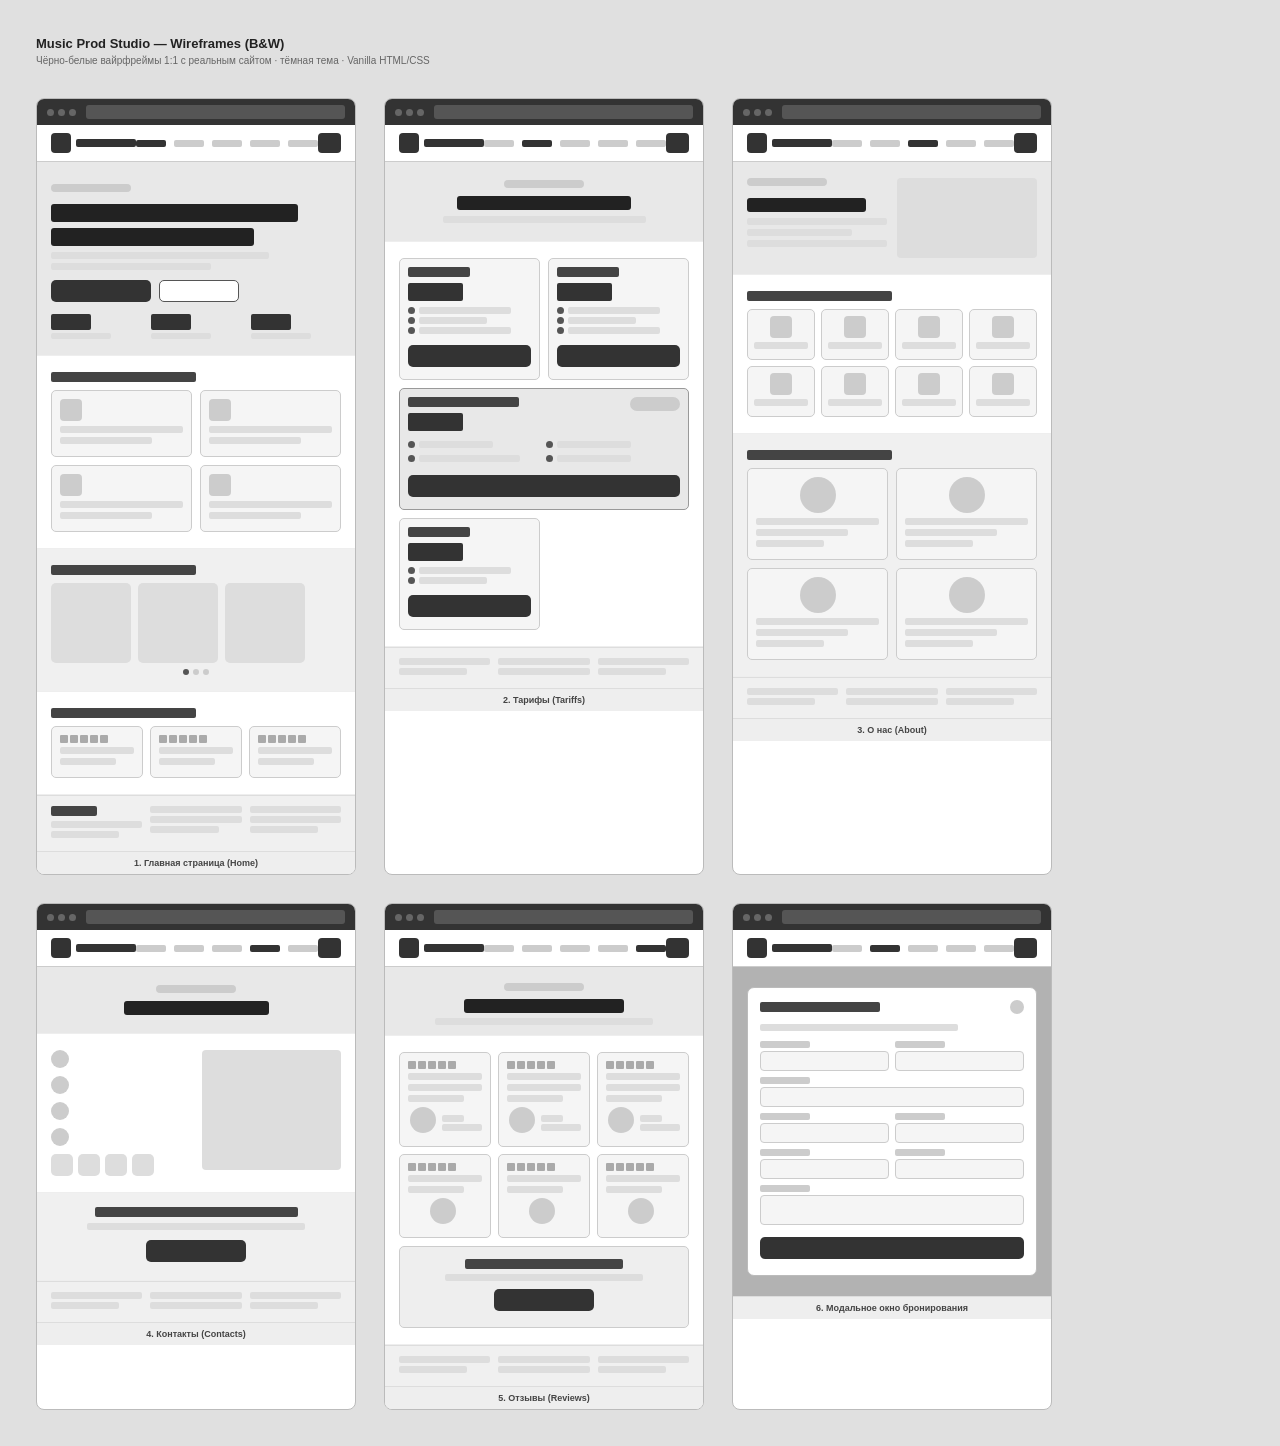
<file: diagrams/wireframes.html>
<!DOCTYPE html>
<html lang="ru">
<head>
  <meta charset="UTF-8"/>
  <title>Wireframes — Music Prod Studio</title>
  <style>
    * { box-sizing: border-box; margin: 0; padding: 0; }
    body { font-family: 'Segoe UI', Arial, sans-serif; background: #e0e0e0; padding: 36px; }

    .page-label { font-size: 13px; font-weight: 700; color: #222; margin-bottom: 4px; }
    .page-sub   { font-size: 10px; color: #666; margin-bottom: 32px; }

    .grid { display: flex; flex-wrap: wrap; gap: 28px; }

    /* ── Экран ── */
    .screen { width: 320px; border-radius: 8px; overflow: hidden; border: 1.5px solid #bbb; background: #fff; }
    .chrome { background: #333; padding: 6px 10px; display: flex; align-items: center; gap: 4px; }
    .dot { width: 7px; height: 7px; border-radius: 50%; background: #666; }
    .urlbar { flex: 1; height: 14px; background: #555; border-radius: 3px; margin-left: 6px; }

    /* Header */
    .wf-header {
      background: #fff; border-bottom: 1px solid #ccc;
      padding: 8px 14px;
      display: flex; align-items: center; justify-content: space-between;
    }
    .wf-logo { display: flex; align-items: center; gap: 5px; }
    .wf-logo-icon { width: 20px; height: 20px; background: #333; border-radius: 4px; }
    .wf-logo-text { width: 60px; height: 8px; background: #333; border-radius: 2px; }
    .wf-nav { display: flex; gap: 8px; }
    .wf-nav-item { width: 30px; height: 7px; background: #ccc; border-radius: 2px; }
    .wf-nav-item.active { background: #333; }
    .wf-btn-sm { width: 60px; height: 20px; background: #333; border-radius: 4px; }

    /* Секция / контейнер */
    .wf-section { padding: 16px 14px; border-bottom: 1px solid #eee; }
    .wf-section.dark { background: #f0f0f0; }
    .wf-section.darker { background: #e8e8e8; }

    /* Типографика-заглушки */
    .wf-badge { display: inline-block; width: 80px; height: 8px; background: #ccc; border-radius: 8px; margin-bottom: 8px; }
    .wf-h1 { width: 85%; height: 18px; background: #222; border-radius: 3px; margin-bottom: 6px; }
    .wf-h1.sm { height: 14px; }
    .wf-h2 { width: 60%; height: 13px; background: #333; border-radius: 3px; margin-bottom: 6px; }
    .wf-h3 { width: 50%; height: 10px; background: #444; border-radius: 2px; margin-bottom: 4px; }
    .wf-p  { height: 7px; background: #ddd; border-radius: 2px; margin-bottom: 4px; }
    .wf-p.short { width: 55%; }
    .wf-p.med   { width: 75%; }
    .wf-p.full  { width: 100%; }

    /* Кнопки */
    .wf-btn { display: inline-block; height: 22px; background: #333; border-radius: 5px; }
    .wf-btn.w80 { width: 80px; }
    .wf-btn.w100 { width: 100px; }
    .wf-btn.outline { background: #fff; border: 1.5px solid #555; }
    .wf-btn-row { display: flex; gap: 8px; margin-top: 10px; }

    /* Статистики */
    .wf-stats { display: flex; gap: 10px; margin-top: 12px; }
    .wf-stat { flex: 1; }
    .wf-stat-num { height: 16px; background: #333; border-radius: 2px; margin-bottom: 3px; width: 40px; }
    .wf-stat-lbl { height: 6px; background: #ddd; border-radius: 2px; width: 60px; }

    /* Сетки карточек */
    .wf-grid-2 { display: grid; grid-template-columns: 1fr 1fr; gap: 8px; }
    .wf-grid-3 { display: grid; grid-template-columns: 1fr 1fr 1fr; gap: 7px; }
    .wf-grid-4 { display: grid; grid-template-columns: repeat(4,1fr); gap: 6px; }

    /* Карточка */
    .wf-card { background: #f5f5f5; border: 1px solid #ccc; border-radius: 5px; padding: 8px; }
    .wf-card.featured { background: #e8e8e8; border-color: #999; }

    .wf-icon-box { width: 22px; height: 22px; background: #ccc; border-radius: 4px; margin-bottom: 5px; }
    .wf-avatar { width: 36px; height: 36px; border-radius: 50%; background: #ccc; margin: 0 auto 5px; }
    .wf-avatar.sm { width: 26px; height: 26px; }
    .wf-img-rect { width: 100%; height: 60px; background: #ddd; border-radius: 4px; margin-bottom: 6px; }

    /* Тариф */
    .wf-price { height: 18px; background: #333; border-radius: 2px; width: 55px; margin: 6px 0; }
    .wf-feature-row { display: flex; align-items: center; gap: 4px; margin-bottom: 3px; }
    .wf-check { width: 7px; height: 7px; background: #555; border-radius: 50%; flex-shrink: 0; }

    /* Инпуты формы */
    .wf-input { height: 20px; background: #f5f5f5; border: 1px solid #ccc; border-radius: 4px; margin-bottom: 6px; }
    .wf-input-grid { display: grid; grid-template-columns: 1fr 1fr; gap: 6px; }
    .wf-label { height: 7px; background: #ccc; border-radius: 2px; width: 50px; margin-bottom: 3px; }

    /* Слайдер */
    .wf-slider { display: flex; gap: 7px; overflow: hidden; }
    .wf-slide { min-width: 80px; height: 80px; background: #ddd; border-radius: 5px; flex-shrink: 0; }

    /* Контакты */
    .wf-contact-item { display: flex; align-items: center; gap: 6px; margin-bottom: 8px; }
    .wf-ci-icon { width: 18px; height: 18px; background: #ccc; border-radius: 50%; flex-shrink: 0; }

    /* Отзывы */
    .wf-stars { display: flex; gap: 2px; margin-bottom: 4px; }
    .wf-star { width: 8px; height: 8px; background: #aaa; border-radius: 1px; }

    /* Модалка */
    .wf-modal-overlay { background: rgba(0,0,0,.3); padding: 20px 14px; }
    .wf-modal { background: #fff; border: 1.5px solid #bbb; border-radius: 7px; padding: 12px; }
    .wf-modal-header { display: flex; justify-content: space-between; align-items: center; margin-bottom: 10px; }
    .wf-close { width: 14px; height: 14px; background: #ccc; border-radius: 50%; }

    /* Подпись */
    .screen-label { font-size: 9px; font-weight: 600; color: #444; text-align: center; padding: 6px; background: #eee; border-top: 1px solid #ddd; }

    /* Карусель точки */
    .wf-dots { display: flex; gap: 4px; justify-content: center; margin-top: 6px; }
    .wf-dot-item { width: 6px; height: 6px; border-radius: 50%; background: #ccc; }
    .wf-dot-item.active { background: #555; }

    /* Футер */
    .wf-footer { background: #f0f0f0; border-top: 1px solid #ddd; padding: 10px 14px; display: grid; grid-template-columns: 1fr 1fr 1fr; gap: 8px; }
    .wf-footer-col .wf-p { margin-bottom: 3px; }

    /* Соцкнопки */
    .wf-social-row { display: flex; gap: 5px; margin-top: 6px; }
    .wf-social-btn { width: 22px; height: 22px; background: #ddd; border-radius: 5px; }
  </style>
</head>
<body>

  <div class="page-label">Music Prod Studio — Wireframes (B&W)</div>
  <p class="page-sub">Чёрно-белые вайрфреймы 1:1 с реальным сайтом · тёмная тема · Vanilla HTML/CSS</p>

  <div class="grid">

    <!-- ══ 1. ГЛАВНАЯ (Hero) ══ -->
    <div class="screen">
      <div class="chrome"><div class="dot"></div><div class="dot"></div><div class="dot"></div><div class="urlbar"></div></div>
      <!-- Header -->
      <div class="wf-header">
        <div class="wf-logo"><div class="wf-logo-icon"></div><div class="wf-logo-text"></div></div>
        <div class="wf-nav">
          <div class="wf-nav-item active"></div><div class="wf-nav-item"></div>
          <div class="wf-nav-item"></div><div class="wf-nav-item"></div><div class="wf-nav-item"></div>
        </div>
        <div class="wf-btn-sm"></div>
      </div>
      <!-- Hero -->
      <div class="wf-section darker" style="padding:22px 14px 16px;">
        <div class="wf-badge"></div>
        <div class="wf-h1"></div>
        <div class="wf-h1" style="width:70%;"></div>
        <div class="wf-p med" style="margin-top:6px;"></div>
        <div class="wf-p short"></div>
        <div class="wf-btn-row">
          <div class="wf-btn w100"></div>
          <div class="wf-btn w80 outline"></div>
        </div>
        <div class="wf-stats">
          <div class="wf-stat"><div class="wf-stat-num"></div><div class="wf-stat-lbl"></div></div>
          <div class="wf-stat"><div class="wf-stat-num"></div><div class="wf-stat-lbl"></div></div>
          <div class="wf-stat"><div class="wf-stat-num"></div><div class="wf-stat-lbl"></div></div>
        </div>
      </div>
      <!-- Why us -->
      <div class="wf-section">
        <div class="wf-h3"></div>
        <div class="wf-grid-2" style="margin-top:8px;">
          <div class="wf-card"><div class="wf-icon-box"></div><div class="wf-p full"></div><div class="wf-p med"></div></div>
          <div class="wf-card"><div class="wf-icon-box"></div><div class="wf-p full"></div><div class="wf-p med"></div></div>
          <div class="wf-card"><div class="wf-icon-box"></div><div class="wf-p full"></div><div class="wf-p med"></div></div>
          <div class="wf-card"><div class="wf-icon-box"></div><div class="wf-p full"></div><div class="wf-p med"></div></div>
        </div>
      </div>
      <!-- Works slider -->
      <div class="wf-section dark">
        <div class="wf-h3"></div>
        <div class="wf-slider" style="margin-top:8px;">
          <div class="wf-slide"></div><div class="wf-slide"></div><div class="wf-slide"></div>
        </div>
        <div class="wf-dots">
          <div class="wf-dot-item active"></div><div class="wf-dot-item"></div><div class="wf-dot-item"></div>
        </div>
      </div>
      <!-- Reviews preview -->
      <div class="wf-section">
        <div class="wf-h3"></div>
        <div class="wf-grid-3" style="margin-top:8px;">
          <div class="wf-card"><div class="wf-stars"><div class="wf-star"></div><div class="wf-star"></div><div class="wf-star"></div><div class="wf-star"></div><div class="wf-star"></div></div><div class="wf-p full"></div><div class="wf-p med"></div></div>
          <div class="wf-card"><div class="wf-stars"><div class="wf-star"></div><div class="wf-star"></div><div class="wf-star"></div><div class="wf-star"></div><div class="wf-star"></div></div><div class="wf-p full"></div><div class="wf-p med"></div></div>
          <div class="wf-card"><div class="wf-stars"><div class="wf-star"></div><div class="wf-star"></div><div class="wf-star"></div><div class="wf-star"></div><div class="wf-star"></div></div><div class="wf-p full"></div><div class="wf-p med"></div></div>
        </div>
      </div>
      <!-- Footer -->
      <div class="wf-footer">
        <div class="wf-footer-col"><div class="wf-h3" style="margin-bottom:5px;"></div><div class="wf-p full"></div><div class="wf-p med"></div></div>
        <div class="wf-footer-col"><div class="wf-p full"></div><div class="wf-p full"></div><div class="wf-p med"></div></div>
        <div class="wf-footer-col"><div class="wf-p full"></div><div class="wf-p full"></div><div class="wf-p med"></div></div>
      </div>
      <div class="screen-label">1. Главная страница (Home)</div>
    </div>

    <!-- ══ 2. ТАРИФЫ ══ -->
    <div class="screen">
      <div class="chrome"><div class="dot"></div><div class="dot"></div><div class="dot"></div><div class="urlbar"></div></div>
      <div class="wf-header">
        <div class="wf-logo"><div class="wf-logo-icon"></div><div class="wf-logo-text"></div></div>
        <div class="wf-nav">
          <div class="wf-nav-item"></div><div class="wf-nav-item active"></div>
          <div class="wf-nav-item"></div><div class="wf-nav-item"></div><div class="wf-nav-item"></div>
        </div>
        <div class="wf-btn-sm"></div>
      </div>
      <div class="wf-section darker" style="padding:18px 14px;">
        <div class="wf-badge" style="margin:0 auto 8px; display:block;"></div>
        <div class="wf-h1 sm" style="width:60%; margin:0 auto 6px;"></div>
        <div class="wf-p med" style="margin:0 auto; width:70%;"></div>
      </div>
      <div class="wf-section">
        <!-- 4 тарифных карточки: 2+2 -->
        <div class="wf-grid-2">
          <div class="wf-card">
            <div class="wf-h3"></div>
            <div class="wf-price"></div>
            <div class="wf-feature-row"><div class="wf-check"></div><div class="wf-p med" style="margin:0;"></div></div>
            <div class="wf-feature-row"><div class="wf-check"></div><div class="wf-p short" style="margin:0;"></div></div>
            <div class="wf-feature-row"><div class="wf-check"></div><div class="wf-p med" style="margin:0;"></div></div>
            <div class="wf-btn w80" style="margin-top:8px; width:100%;"></div>
          </div>
          <div class="wf-card">
            <div class="wf-h3"></div>
            <div class="wf-price"></div>
            <div class="wf-feature-row"><div class="wf-check"></div><div class="wf-p med" style="margin:0;"></div></div>
            <div class="wf-feature-row"><div class="wf-check"></div><div class="wf-p short" style="margin:0;"></div></div>
            <div class="wf-feature-row"><div class="wf-check"></div><div class="wf-p med" style="margin:0;"></div></div>
            <div class="wf-btn w80" style="margin-top:8px; width:100%;"></div>
          </div>
          <div class="wf-card featured" style="grid-column: 1/-1;">
            <div style="display:flex; justify-content:space-between; align-items:flex-start;">
              <div style="flex:1;">
                <div class="wf-h3"></div>
                <div class="wf-price"></div>
              </div>
              <div class="wf-badge" style="margin:0; width:50px; height:14px;"></div>
            </div>
            <div style="display:grid; grid-template-columns:1fr 1fr; gap:4px; margin:4px 0;">
              <div class="wf-feature-row"><div class="wf-check"></div><div class="wf-p short" style="margin:0;"></div></div>
              <div class="wf-feature-row"><div class="wf-check"></div><div class="wf-p short" style="margin:0;"></div></div>
              <div class="wf-feature-row"><div class="wf-check"></div><div class="wf-p med" style="margin:0;"></div></div>
              <div class="wf-feature-row"><div class="wf-check"></div><div class="wf-p short" style="margin:0;"></div></div>
            </div>
            <div class="wf-btn" style="width:100%; margin-top:6px;"></div>
          </div>
          <div class="wf-card">
            <div class="wf-h3"></div>
            <div class="wf-price"></div>
            <div class="wf-feature-row"><div class="wf-check"></div><div class="wf-p med" style="margin:0;"></div></div>
            <div class="wf-feature-row"><div class="wf-check"></div><div class="wf-p short" style="margin:0;"></div></div>
            <div class="wf-btn w80" style="margin-top:8px; width:100%;"></div>
          </div>
        </div>
      </div>
      <div class="wf-footer">
        <div class="wf-footer-col"><div class="wf-p full"></div><div class="wf-p med"></div></div>
        <div class="wf-footer-col"><div class="wf-p full"></div><div class="wf-p full"></div></div>
        <div class="wf-footer-col"><div class="wf-p full"></div><div class="wf-p med"></div></div>
      </div>
      <div class="screen-label">2. Тарифы (Tariffs)</div>
    </div>

    <!-- ══ 3. О НАС ══ -->
    <div class="screen">
      <div class="chrome"><div class="dot"></div><div class="dot"></div><div class="dot"></div><div class="urlbar"></div></div>
      <div class="wf-header">
        <div class="wf-logo"><div class="wf-logo-icon"></div><div class="wf-logo-text"></div></div>
        <div class="wf-nav">
          <div class="wf-nav-item"></div><div class="wf-nav-item"></div>
          <div class="wf-nav-item active"></div><div class="wf-nav-item"></div><div class="wf-nav-item"></div>
        </div>
        <div class="wf-btn-sm"></div>
      </div>
      <!-- Hero о нас -->
      <div class="wf-section darker" style="display:grid; grid-template-columns:1fr 1fr; gap:10px; padding:16px 14px;">
        <div>
          <div class="wf-badge"></div>
          <div class="wf-h1 sm"></div>
          <div class="wf-p full"></div>
          <div class="wf-p med"></div>
          <div class="wf-p full"></div>
        </div>
        <div class="wf-img-rect" style="height:80px; margin:0;"></div>
      </div>
      <!-- Оборудование -->
      <div class="wf-section">
        <div class="wf-h3"></div>
        <div class="wf-grid-4" style="margin-top:8px;">
          <div class="wf-card" style="padding:6px; text-align:center;"><div class="wf-icon-box" style="margin:0 auto 4px;"></div><div class="wf-p full"></div></div>
          <div class="wf-card" style="padding:6px; text-align:center;"><div class="wf-icon-box" style="margin:0 auto 4px;"></div><div class="wf-p full"></div></div>
          <div class="wf-card" style="padding:6px; text-align:center;"><div class="wf-icon-box" style="margin:0 auto 4px;"></div><div class="wf-p full"></div></div>
          <div class="wf-card" style="padding:6px; text-align:center;"><div class="wf-icon-box" style="margin:0 auto 4px;"></div><div class="wf-p full"></div></div>
          <div class="wf-card" style="padding:6px; text-align:center;"><div class="wf-icon-box" style="margin:0 auto 4px;"></div><div class="wf-p full"></div></div>
          <div class="wf-card" style="padding:6px; text-align:center;"><div class="wf-icon-box" style="margin:0 auto 4px;"></div><div class="wf-p full"></div></div>
          <div class="wf-card" style="padding:6px; text-align:center;"><div class="wf-icon-box" style="margin:0 auto 4px;"></div><div class="wf-p full"></div></div>
          <div class="wf-card" style="padding:6px; text-align:center;"><div class="wf-icon-box" style="margin:0 auto 4px;"></div><div class="wf-p full"></div></div>
        </div>
      </div>
      <!-- Режиссёры -->
      <div class="wf-section dark">
        <div class="wf-h3"></div>
        <div class="wf-grid-2" style="margin-top:8px;">
          <div class="wf-card" style="text-align:center;">
            <div class="wf-avatar"></div>
            <div class="wf-p full"></div><div class="wf-p med"></div><div class="wf-p short"></div>
          </div>
          <div class="wf-card" style="text-align:center;">
            <div class="wf-avatar"></div>
            <div class="wf-p full"></div><div class="wf-p med"></div><div class="wf-p short"></div>
          </div>
          <div class="wf-card" style="text-align:center;">
            <div class="wf-avatar"></div>
            <div class="wf-p full"></div><div class="wf-p med"></div><div class="wf-p short"></div>
          </div>
          <div class="wf-card" style="text-align:center;">
            <div class="wf-avatar"></div>
            <div class="wf-p full"></div><div class="wf-p med"></div><div class="wf-p short"></div>
          </div>
        </div>
      </div>
      <div class="wf-footer">
        <div class="wf-footer-col"><div class="wf-p full"></div><div class="wf-p med"></div></div>
        <div class="wf-footer-col"><div class="wf-p full"></div><div class="wf-p full"></div></div>
        <div class="wf-footer-col"><div class="wf-p full"></div><div class="wf-p med"></div></div>
      </div>
      <div class="screen-label">3. О нас (About)</div>
    </div>

    <!-- ══ 4. КОНТАКТЫ ══ -->
    <div class="screen">
      <div class="chrome"><div class="dot"></div><div class="dot"></div><div class="dot"></div><div class="urlbar"></div></div>
      <div class="wf-header">
        <div class="wf-logo"><div class="wf-logo-icon"></div><div class="wf-logo-text"></div></div>
        <div class="wf-nav">
          <div class="wf-nav-item"></div><div class="wf-nav-item"></div>
          <div class="wf-nav-item"></div><div class="wf-nav-item active"></div><div class="wf-nav-item"></div>
        </div>
        <div class="wf-btn-sm"></div>
      </div>
      <div class="wf-section darker" style="padding:18px 14px 12px;">
        <div class="wf-badge" style="margin:0 auto 8px; display:block;"></div>
        <div class="wf-h1 sm" style="width:50%; margin:0 auto 6px;"></div>
      </div>
      <div class="wf-section" style="display:grid; grid-template-columns:1fr 1fr; gap:12px;">
        <div>
          <div class="wf-contact-item"><div class="wf-ci-icon"></div><div><div class="wf-p med" style="margin:0 0 2px;"></div><div class="wf-p short" style="margin:0;"></div></div></div>
          <div class="wf-contact-item"><div class="wf-ci-icon"></div><div><div class="wf-p med" style="margin:0 0 2px;"></div><div class="wf-p short" style="margin:0;"></div></div></div>
          <div class="wf-contact-item"><div class="wf-ci-icon"></div><div><div class="wf-p med" style="margin:0 0 2px;"></div><div class="wf-p short" style="margin:0;"></div></div></div>
          <div class="wf-contact-item"><div class="wf-ci-icon"></div><div><div class="wf-p med" style="margin:0 0 2px;"></div><div class="wf-p short" style="margin:0;"></div></div></div>
          <div class="wf-social-row">
            <div class="wf-social-btn"></div><div class="wf-social-btn"></div>
            <div class="wf-social-btn"></div><div class="wf-social-btn"></div>
          </div>
        </div>
        <div class="wf-img-rect" style="height:120px; margin:0;"></div>
      </div>
      <!-- CTA блок -->
      <div class="wf-section dark" style="text-align:center; padding:14px;">
        <div class="wf-h3" style="margin:0 auto 6px; width:70%;"></div>
        <div class="wf-p med" style="margin:0 auto 10px;"></div>
        <div class="wf-btn w100" style="margin:0 auto;"></div>
      </div>
      <div class="wf-footer">
        <div class="wf-footer-col"><div class="wf-p full"></div><div class="wf-p med"></div></div>
        <div class="wf-footer-col"><div class="wf-p full"></div><div class="wf-p full"></div></div>
        <div class="wf-footer-col"><div class="wf-p full"></div><div class="wf-p med"></div></div>
      </div>
      <div class="screen-label">4. Контакты (Contacts)</div>
    </div>

    <!-- ══ 5. ОТЗЫВЫ ══ -->
    <div class="screen">
      <div class="chrome"><div class="dot"></div><div class="dot"></div><div class="dot"></div><div class="urlbar"></div></div>
      <div class="wf-header">
        <div class="wf-logo"><div class="wf-logo-icon"></div><div class="wf-logo-text"></div></div>
        <div class="wf-nav">
          <div class="wf-nav-item"></div><div class="wf-nav-item"></div>
          <div class="wf-nav-item"></div><div class="wf-nav-item"></div><div class="wf-nav-item active"></div>
        </div>
        <div class="wf-btn-sm"></div>
      </div>
      <div class="wf-section darker" style="padding:16px 14px 10px; text-align:center;">
        <div class="wf-badge" style="margin:0 auto 8px; display:block;"></div>
        <div class="wf-h1 sm" style="width:55%; margin:0 auto 5px;"></div>
        <div class="wf-p med" style="margin:0 auto;"></div>
      </div>
      <div class="wf-section">
        <div class="wf-grid-3">
          <div class="wf-card"><div class="wf-stars"><div class="wf-star"></div><div class="wf-star"></div><div class="wf-star"></div><div class="wf-star"></div><div class="wf-star"></div></div><div class="wf-p full"></div><div class="wf-p full"></div><div class="wf-p med"></div><div style="display:flex; align-items:center; gap:5px; margin-top:5px;"><div class="wf-avatar sm"></div><div><div class="wf-p short" style="margin:0 0 2px;"></div><div class="wf-p short" style="margin:0; width:40px;"></div></div></div></div>
          <div class="wf-card"><div class="wf-stars"><div class="wf-star"></div><div class="wf-star"></div><div class="wf-star"></div><div class="wf-star"></div><div class="wf-star"></div></div><div class="wf-p full"></div><div class="wf-p full"></div><div class="wf-p med"></div><div style="display:flex; align-items:center; gap:5px; margin-top:5px;"><div class="wf-avatar sm"></div><div><div class="wf-p short" style="margin:0 0 2px;"></div><div class="wf-p short" style="margin:0; width:40px;"></div></div></div></div>
          <div class="wf-card"><div class="wf-stars"><div class="wf-star"></div><div class="wf-star"></div><div class="wf-star"></div><div class="wf-star"></div><div class="wf-star"></div></div><div class="wf-p full"></div><div class="wf-p full"></div><div class="wf-p med"></div><div style="display:flex; align-items:center; gap:5px; margin-top:5px;"><div class="wf-avatar sm"></div><div><div class="wf-p short" style="margin:0 0 2px;"></div><div class="wf-p short" style="margin:0; width:40px;"></div></div></div></div>
          <div class="wf-card"><div class="wf-stars"><div class="wf-star"></div><div class="wf-star"></div><div class="wf-star"></div><div class="wf-star"></div><div class="wf-star"></div></div><div class="wf-p full"></div><div class="wf-p med"></div><div style="display:flex; align-items:center; gap:5px; margin-top:5px;"><div class="wf-avatar sm"></div><div><div class="wf-p short" style="margin:0 0 2px;"></div></div></div></div>
          <div class="wf-card"><div class="wf-stars"><div class="wf-star"></div><div class="wf-star"></div><div class="wf-star"></div><div class="wf-star"></div><div class="wf-star"></div></div><div class="wf-p full"></div><div class="wf-p med"></div><div style="display:flex; align-items:center; gap:5px; margin-top:5px;"><div class="wf-avatar sm"></div><div><div class="wf-p short" style="margin:0 0 2px;"></div></div></div></div>
          <div class="wf-card"><div class="wf-stars"><div class="wf-star"></div><div class="wf-star"></div><div class="wf-star"></div><div class="wf-star"></div><div class="wf-star"></div></div><div class="wf-p full"></div><div class="wf-p med"></div><div style="display:flex; align-items:center; gap:5px; margin-top:5px;"><div class="wf-avatar sm"></div><div><div class="wf-p short" style="margin:0 0 2px;"></div></div></div></div>
        </div>
        <div class="wf-card dark" style="background:#eee; text-align:center; margin-top:8px; padding:12px;">
          <div class="wf-h3" style="margin:0 auto 5px; width:60%;"></div>
          <div class="wf-p med" style="margin:0 auto 8px;"></div>
          <div class="wf-btn w100" style="margin:0 auto;"></div>
        </div>
      </div>
      <div class="wf-footer">
        <div class="wf-footer-col"><div class="wf-p full"></div><div class="wf-p med"></div></div>
        <div class="wf-footer-col"><div class="wf-p full"></div><div class="wf-p full"></div></div>
        <div class="wf-footer-col"><div class="wf-p full"></div><div class="wf-p med"></div></div>
      </div>
      <div class="screen-label">5. Отзывы (Reviews)</div>
    </div>

    <!-- ══ 6. МОДАЛЬНОЕ ОКНО БРОНИРОВАНИЯ ══ -->
    <div class="screen">
      <div class="chrome"><div class="dot"></div><div class="dot"></div><div class="dot"></div><div class="urlbar"></div></div>
      <div class="wf-header">
        <div class="wf-logo"><div class="wf-logo-icon"></div><div class="wf-logo-text"></div></div>
        <div class="wf-nav">
          <div class="wf-nav-item"></div><div class="wf-nav-item active"></div>
          <div class="wf-nav-item"></div><div class="wf-nav-item"></div><div class="wf-nav-item"></div>
        </div>
        <div class="wf-btn-sm"></div>
      </div>
      <div class="wf-modal-overlay">
        <div class="wf-modal">
          <div class="wf-modal-header">
            <div class="wf-h3" style="width:120px; margin:0;"></div>
            <div class="wf-close"></div>
          </div>
          <div class="wf-p med" style="margin-bottom:10px;"></div>
          <div class="wf-input-grid">
            <div><div class="wf-label"></div><div class="wf-input"></div></div>
            <div><div class="wf-label"></div><div class="wf-input"></div></div>
          </div>
          <div><div class="wf-label"></div><div class="wf-input"></div></div>
          <div class="wf-input-grid">
            <div><div class="wf-label"></div><div class="wf-input"></div></div>
            <div><div class="wf-label"></div><div class="wf-input"></div></div>
          </div>
          <div class="wf-input-grid">
            <div><div class="wf-label"></div><div class="wf-input"></div></div>
            <div><div class="wf-label"></div><div class="wf-input"></div></div>
          </div>
          <div><div class="wf-label"></div><div class="wf-input" style="height:30px;"></div></div>
          <div class="wf-btn" style="width:100%; margin-top:6px;"></div>
        </div>
      </div>
      <div class="screen-label">6. Модальное окно бронирования</div>
    </div>

  </div>
</body>
</html>
</file>
